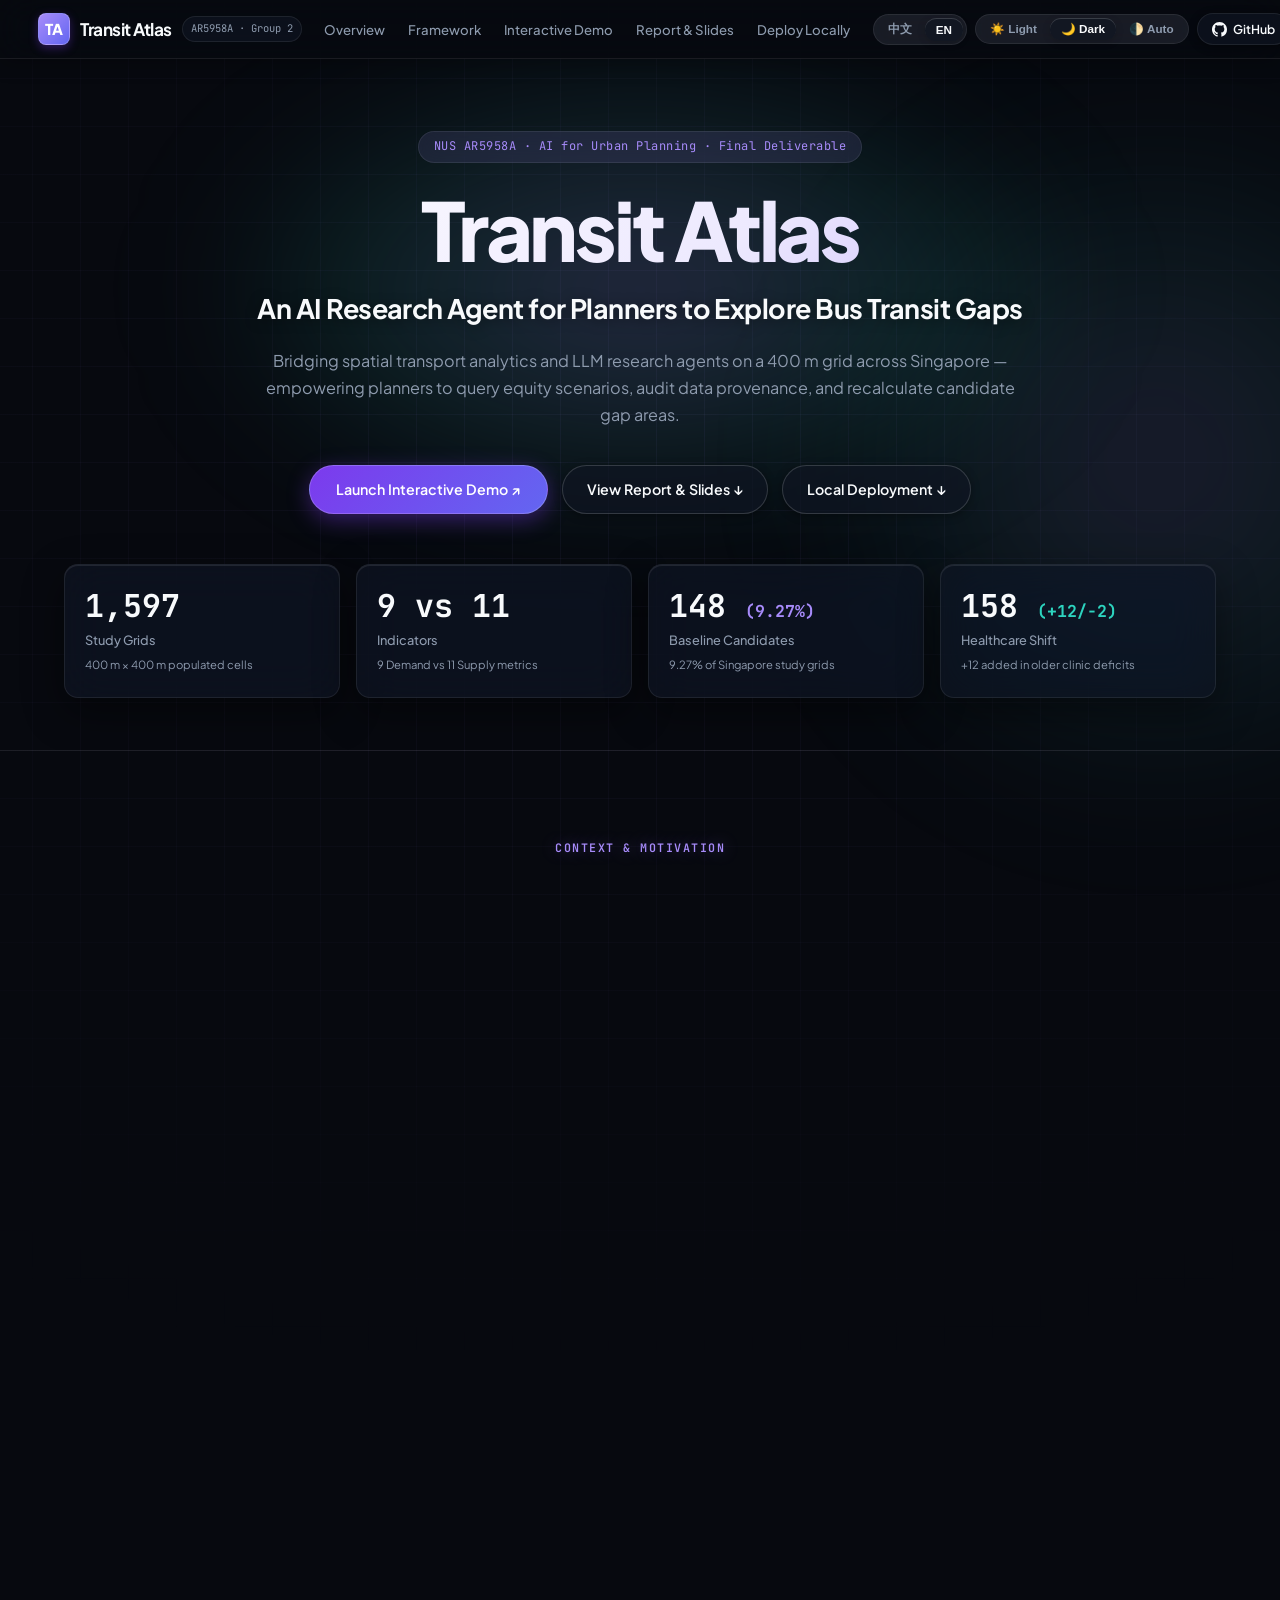
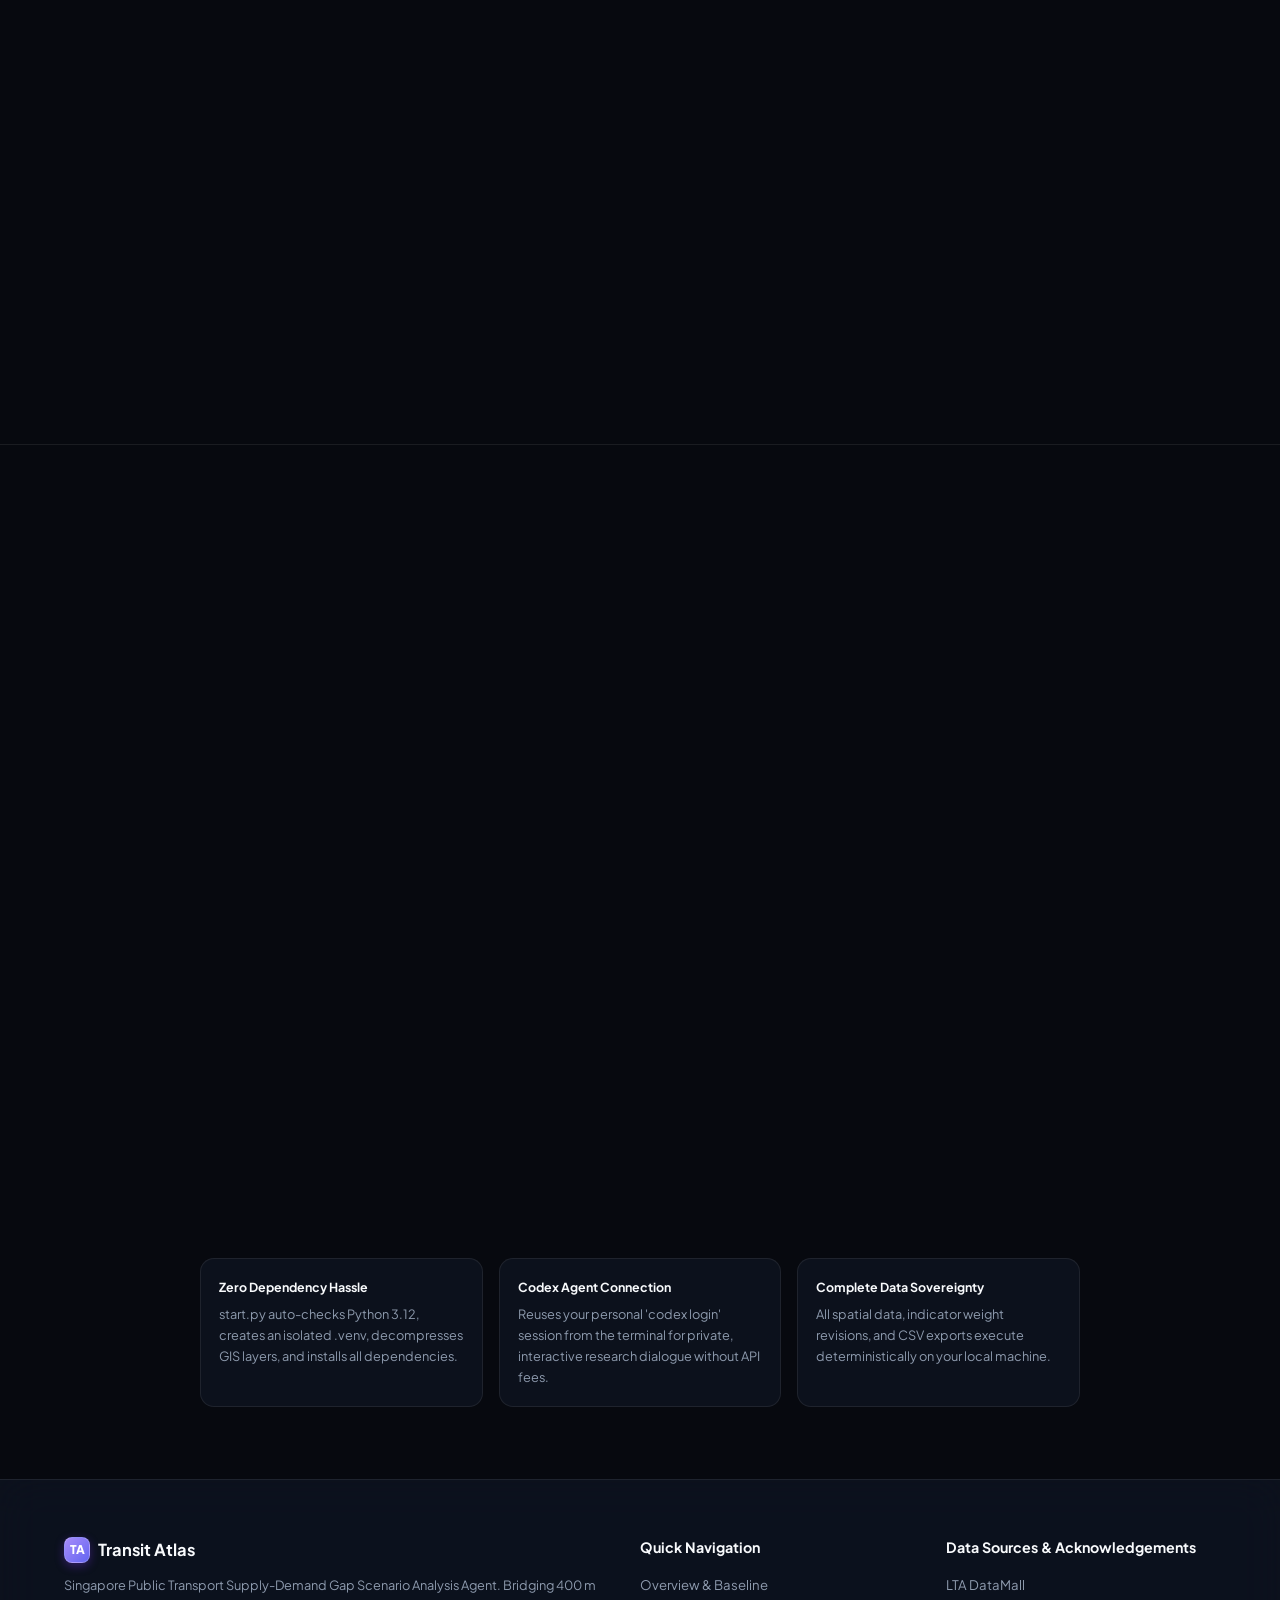
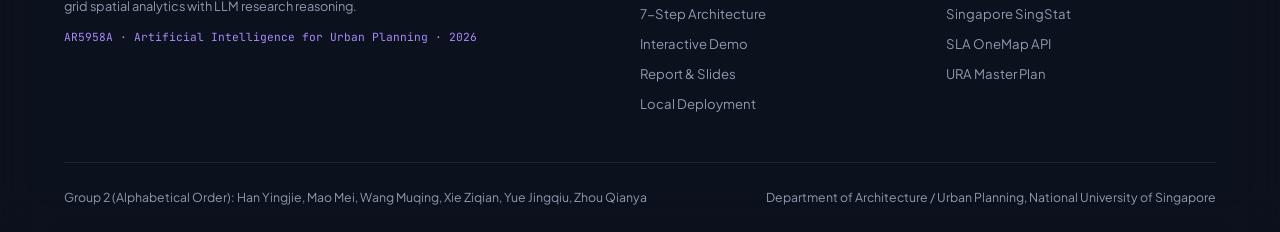
<file: index.html>
<!DOCTYPE html>
<html lang="en" data-theme="dark">
<head>
  <meta charset="UTF-8">
  <meta name="viewport" content="width=device-width, initial-scale=1.0">
  <title>Transit Atlas · Public Transport Supply-Demand Gap Analysis Agent | NUS AR5958A</title>
  <meta name="description" content="Transit Atlas: An AI Research Agent for Planners to Explore Bus Transit Gaps on a 400m Grid Across Singapore. National University of Singapore AR5958A Final Deliverable.">
  <link rel="preconnect" href="https://fonts.googleapis.com">
  <link rel="preconnect" href="https://fonts.gstatic.com" crossorigin>
  <link href="https://fonts.googleapis.com/css2?family=Plus+Jakarta+Sans:ital,wght@0,300..800;1,300..800&family=JetBrains+Mono:wght@400;500;600;700&display=swap" rel="stylesheet">
  <link rel="stylesheet" href="homepage.css">
  <link rel="icon" href="data:image/svg+xml,<svg xmlns='http://www.w3.org/2000/svg' viewBox='0 0 100 100'><rect width='100' height='100' rx='20' fill='%237C3AED'/><text x='50%' y='55%' font-size='56' font-family='sans-serif' font-weight='bold' fill='white' dominant-baseline='middle' text-anchor='middle'>TA</text></svg>">
</head>
<body>
  <!-- Interactive Ambient Mouse Glow Follower -->
  <div id="ambient-glow" class="ambient-glow-cursor" aria-hidden="true"></div>

  <!-- Sticky Navigation Header -->
  <header class="site-header">
    <div class="container nav-container">
      <div class="brand-group">
        <div class="brand-logo">TA</div>
        <div class="brand-name">Transit Atlas</div>
        <span class="course-badge">AR5958A · Group 2</span>
      </div>

      <nav>
        <ul class="nav-links">
          <li><a href="#overview" data-i18n-key="nav_overview">Overview</a></li>
          <li><a href="#framework" data-i18n-key="nav_framework">Framework</a></li>
          <li><a href="#demo" data-i18n-key="nav_demo">Interactive Demo</a></li>
          <li><a href="#deliverables" data-i18n-key="nav_report">Report & Slides</a></li>
          <li><a href="#deploy" data-i18n-key="nav_deploy">Deploy Locally</a></li>
        </ul>
      </nav>

      <div class="header-controls">
        <!-- Language Switcher -->
        <div class="btn-control-group" role="group" aria-label="Language selection">
          <span class="control-glider" aria-hidden="true"></span>
          <button type="button" class="btn-control" data-lang-btn="zh" aria-pressed="false">中文</button>
          <button type="button" class="btn-control active" data-lang-btn="en" aria-pressed="true">EN</button>
        </div>

        <!-- Theme Switcher (Dark default, Light, Auto) -->
        <div class="btn-control-group" role="group" aria-label="Theme selection">
          <span class="control-glider" aria-hidden="true"></span>
          <button type="button" class="btn-control" data-theme-btn="light" aria-pressed="false" title="Light Theme" data-i18n-key="theme_light">☀️ Light</button>
          <button type="button" class="btn-control active" data-theme-btn="dark" aria-pressed="true" title="Dark Theme" data-i18n-key="theme_dark">🌙 Dark</button>
          <button type="button" class="btn-control" data-theme-btn="auto" aria-pressed="false" title="Auto (System Preference)" data-i18n-key="theme_auto">🌓 Auto</button>
        </div>

        <!-- GitHub Link -->
        <a class="btn-github" href="https://github.com/jolynecujoh233/Transit_Atlas_SG" target="_blank" rel="noopener">
          <svg height="15" width="15" viewBox="0 0 16 16" fill="currentColor"><path d="M8 0C3.58 0 0 3.58 0 8c0 3.54 2.29 6.53 5.47 7.59.4.07.55-.17.55-.38 0-.19-.01-.82-.01-1.49-2.01.37-2.53-.49-2.69-.94-.09-.23-.48-.94-.82-1.13-.28-.15-.68-.52-.01-.53.63-.01 1.08.58 1.23.82.72 1.21 1.87.87 2.33.66.07-.52.28-.87.51-1.07-1.78-.2-3.64-.89-3.64-3.95 0-.87.31-1.59.82-2.15-.08-.2-.36-1.02.08-2.12 0 0 .67-.21 2.2.82.64-.18 1.32-.27 2-.27.68 0 1.36.09 2 .27 1.53-1.04 2.2-.82 2.2-.82.44 1.1.16 1.92.08 2.12.51.56.82 1.27.82 2.15 0 3.07-1.87 3.75-3.65 3.95.29.25.54.73.54 1.48 0 1.07-.01 1.93-.01 2.2 0 .21.15.46.55.38A8.013 8.013 0 0016 8c0-4.42-3.58-8-8-8z"></path></svg>
          <span>GitHub</span>
        </a>
      </div>
    </div>
  </header>

  <!-- Main Content -->
  <main>
    <!-- Hero Section -->
    <section class="hero-section" id="hero">
      <div class="hero-glow-aura" aria-hidden="true"></div>
      <div class="container">
        <div class="hero-pill" data-i18n-key="hero_tag">
          NUS AR5958A · AI for Urban Planning · Final Deliverable
        </div>
        <h1 class="hero-title" data-i18n-key="hero_title">
          Transit Atlas
        </h1>
        <h2 class="hero-subtitle" data-i18n-key="hero_subtitle">
          An AI Research Agent for Planners to Explore Bus Transit Gaps
        </h2>
        <p class="hero-lead" data-i18n-key="hero_sub">
          Bridging spatial transport analytics and LLM research agents on a 400 m grid across Singapore — empowering planners to query equity scenarios, audit data provenance, and recalculate candidate gap areas.
        </p>

        <div class="hero-actions">
          <a class="btn-primary" href="#demo" data-i18n-key="btn_demo">Launch Interactive Demo ↗</a>
          <a class="btn-secondary" href="#deliverables" data-i18n-key="btn_report">View Report & Slides ↓</a>
          <a class="btn-secondary" href="#deploy" data-i18n-key="btn_deploy">Local Deployment ↓</a>
        </div>

        <!-- Metric Cards Strip -->
        <div class="stats-strip">
          <div class="stat-card">
            <div class="stat-value">1,597</div>
            <div class="stat-label" data-i18n-key="stat_grids">Study Grids</div>
            <div style="font-size:0.75rem; color:var(--text-muted); margin-top:4px;" data-i18n-key="stat_grids_desc">400 m × 400 m populated cells</div>
          </div>
          <div class="stat-card">
            <div class="stat-value">9 vs 11</div>
            <div class="stat-label" data-i18n-key="stat_indicators">Indicators</div>
            <div style="font-size:0.75rem; color:var(--text-muted); margin-top:4px;" data-i18n-key="stat_indicators_desc">9 Demand vs 11 Supply metrics</div>
          </div>
          <div class="stat-card">
            <div class="stat-value">148 <span style="font-size:1.1rem; color:var(--accent-purple);">(9.27%)</span></div>
            <div class="stat-label" data-i18n-key="stat_baseline">Baseline Candidates</div>
            <div style="font-size:0.75rem; color:var(--text-muted); margin-top:4px;" data-i18n-key="stat_baseline_desc">9.27% of Singapore study grids</div>
          </div>
          <div class="stat-card">
            <div class="stat-value">158 <span style="font-size:1.1rem; color:var(--accent-teal);">(+12/-2)</span></div>
            <div class="stat-label" data-i18n-key="stat_scenario">Healthcare Shift</div>
            <div style="font-size:0.75rem; color:var(--text-muted); margin-top:4px;" data-i18n-key="stat_scenario_desc">+12 added in older clinic deficits</div>
          </div>
        </div>
      </div>
    </section>

    <!-- Context & Baseline GIS Section -->
    <section class="section" id="overview">
      <div class="container">
        <div class="section-head">
          <div class="section-kicker" data-i18n-key="section_context_kicker">Context & Motivation</div>
          <h2 class="section-title" data-i18n-key="section_context_title">Why Bus Transit & Where Are the Gaps?</h2>
          <p class="section-desc" data-i18n-key="section_context_desc">Buses account for 50.9% of Singapore's daily transit boardings, yet physical station proximity does not guarantee equitable accessibility.</p>
        </div>

        <div class="grid-2col">
          <!-- Col 1: Baseline -->
          <div class="feature-card">
            <h3 data-i18n-key="context_col1_title">The GIS Baseline Framework</h3>
            <p data-i18n-key="context_col1_p1">We established an equal-weight baseline across 1,597 residential 400 m grids. By crossing Demand Level ≥ 3 with Supply Deficit Level ≥ 3, we identified 148 candidate priority areas (approx. 650,000 residents).</p>
            <ul class="feature-list">
              <li data-i18n-key="context_col1_li1">Jurong West: 27 candidate cells</li>
              <li data-i18n-key="context_col1_li2">Yishun: 18 candidate cells</li>
              <li data-i18n-key="context_col1_li3">Woodlands & Pasir Ris: 14 candidate cells each</li>
            </ul>
            <div style="margin-top:20px;">
              <img class="map-preview-img" src="assets/baseline_148.png" alt="148 Baseline Candidate Areas Map" loading="lazy">
              <div style="font-size:0.78rem; color:var(--text-muted); margin-top:8px; text-align:center;" data-i18n-key="map_caption_baseline">Spatial distribution of 148 equal-weighted baseline candidate audit grids across Singapore</div>
            </div>
          </div>

          <!-- Col 2: Insights -->
          <div class="feature-card">
            <h3 data-i18n-key="context_col2_title">Critical Planning Insight</h3>
            <p data-i18n-key="context_col2_p1">When examining individual deficit indicators, destination access barriers were flagged far more frequently than poor bus stop coverage:</p>
            <ul class="feature-list">
              <li data-i18n-key="context_col2_li1">91 cells flagged for 30-min supermarket access deficits</li>
              <li data-i18n-key="context_col2_li2">81–82 cells flagged for 30 & 60-min CHAS clinic access deficits</li>
              <li data-i18n-key="context_col2_li3">Only 20 cells flagged for bus-stop 400 m coverage deficits</li>
            </ul>
            <div style="margin-top:20px;">
              <img class="map-preview-img" src="assets/changes_map.png" alt="Scenario Map Changes" loading="lazy">
              <div style="font-size:0.78rem; color:var(--text-muted); margin-top:8px; text-align:center;" data-i18n-key="map_caption_changes">Healthcare scenario recalculation (Green: 146 retained; Magenta: 12 added; Slate: 2 exited)</div>
            </div>
            <div style="margin-top:16px; padding:12px; background:var(--bg-elevated); border-radius:var(--radius-sm); font-size:0.85rem; font-style:italic;" data-i18n-key="context_col2_note">
              Conclusion: Enhancing transit equity requires looking beyond infrastructure presence toward destination connectivity.
            </div>
          </div>
        </div>
      </div>
    </section>

    <!-- Architecture & 7-Step Workflow Section -->
    <section class="section" id="framework">
      <div class="container">
        <div class="section-head">
          <div class="section-kicker" data-i18n-key="section_agent_kicker">System Architecture</div>
          <h2 class="section-title" data-i18n-key="section_agent_title">Human-in-the-Loop 7-Step Workflow</h2>
          <p class="section-desc" data-i18n-key="section_agent_desc">A static GIS script cannot adapt to diverse and evolving urban planning queries. Transit Atlas couples LLM reasoning with deterministic spatial computing.</p>
        </div>

        <div class="workflow-grid">
          <!-- Step 1 -->
          <div class="workflow-card">
            <span class="step-badge">STEP 01</span> <span class="actor-pill actor-human">Planner</span>
            <h4 data-i18n-key="step_01_title">01 · Ask Question</h4>
            <p data-i18n-key="step_01_desc">Planner inputs a policy question, target demographic, or time window.</p>
          </div>

          <!-- Step 2 -->
          <div class="workflow-card">
            <span class="step-badge">STEP 02</span> <span class="actor-pill actor-agent">Agent</span>
            <h4 data-i18n-key="step_02_title">02 · Agent Proposes</h4>
            <p data-i18n-key="step_02_desc">Agent reviews literature and catalog, proposing indicators and data pipelines.</p>
          </div>

          <!-- Step 3 -->
          <div class="workflow-card">
            <span class="step-badge">STEP 03</span> <span class="actor-pill actor-human">Planner Audit</span>
            <h4 data-i18n-key="step_03_title">03 · Planner Audits</h4>
            <p data-i18n-key="step_03_desc">Planner checks data provenance, formulas, and halts if key data are missing.</p>
          </div>

          <!-- Step 4 -->
          <div class="workflow-card">
            <span class="step-badge">STEP 04</span> <span class="actor-pill actor-gis">Local GIS</span>
            <h4 data-i18n-key="step_04_title">04 · Python Ingestion</h4>
            <p data-i18n-key="step_04_desc">Acquires data, validates geometries, and normalizes into 400 m study cells.</p>
          </div>

          <!-- Step 5 -->
          <div class="workflow-card">
            <span class="step-badge">STEP 05</span> <span class="actor-pill actor-agent">Agent</span>
            <h4 data-i18n-key="step_05_title">05 · Propose Weights</h4>
            <p data-i18n-key="step_05_desc">Agent suggests evidence-backed indicator weights with explicit justifications.</p>
          </div>

          <!-- Step 6 -->
          <div class="workflow-card">
            <span class="step-badge">STEP 06</span> <span class="actor-pill actor-human">Planner Audit</span>
            <h4 data-i18n-key="step_06_title">06 · Planner Adjusts</h4>
            <p data-i18n-key="step_06_desc">Planner modifies or confirms weights before approving full execution.</p>
          </div>

          <!-- Step 7 -->
          <div class="workflow-card">
            <span class="step-badge">STEP 07</span> <span class="actor-pill actor-gis">Local GIS</span>
            <h4 data-i18n-key="step_07_title">07 · Recalculate & Map</h4>
            <p data-i18n-key="step_07_desc">Local GIS re-scores grids, comparing retained, added and exited cells.</p>
          </div>
        </div>

        <div class="philosophy-banner">
          <blockquote data-i18n-key="philosophy_quote">“AI supports research adaptation — planners retain decision control — GIS executes deterministic calculations.”</blockquote>
          <span class="course-badge" data-i18n-key="philosophy_tag">Computational consistency ≠ Real-world accuracy</span>
        </div>
      </div>
    </section>

    <!-- Interactive Demo Section -->
    <section class="section" id="demo">
      <div class="container">
        <div class="section-head">
          <div class="section-kicker" data-i18n-key="section_demo_kicker">Interactive Workbench</div>
          <h2 class="section-title" data-i18n-key="section_demo_title">Experience the Transit Atlas Demo</h2>
          <p class="section-desc" data-i18n-key="section_demo_desc">Explore our interactive web interface below or open it in fullscreen. Supports exploring two research scenarios: 'Elderly Healthcare Access' and 'Weekend Bus Capacity Matching'.</p>
        </div>

        <div class="demo-window">
          <div class="demo-toolbar">
            <div class="window-dots">
              <span></span>
              <span></span>
              <span></span>
            </div>
            <div class="demo-url-bar">https://jolynecujoh233.github.io/Transit_Atlas_SG/demo-site/</div>
            <a class="demo-fullscreen-btn" href="./demo-site/index.html" target="_blank" rel="noopener" data-i18n-key="btn_fullscreen">Open Fullscreen Demo ↗</a>
          </div>
          <div class="demo-iframe-container">
            <iframe src="./demo-site/index.html" title="Transit Atlas Interactive Demo" loading="lazy"></iframe>
          </div>
        </div>
      </div>
    </section>

    <!-- Deliverables Hub: Final Report & Slides -->
    <section class="section" id="deliverables">
      <div class="container">
        <div class="section-head">
          <div class="section-kicker" data-i18n-key="section_report_kicker">Deliverables & Evaluation</div>
          <h2 class="section-title" data-i18n-key="section_report_title">Final Research Report & Presentation</h2>
          <p class="section-desc" data-i18n-key="section_report_desc">Review our complete academic report, slide deck, and methodological documentation.</p>
        </div>

        <div class="deliverables-container">
          <div class="deliverable-tabs" role="tablist">
            <button type="button" class="deliverable-tab active" data-deliverable-tab="report" aria-pressed="true" role="tab" data-i18n-key="tab_report">📄 Final Research Report</button>
            <button type="button" class="deliverable-tab" data-deliverable-tab="slides" aria-pressed="false" role="tab" data-i18n-key="tab_slides">📊 Presentation Slides (Live Viewer)</button>
          </div>

          <!-- Panel 1: Final Research Report Live PDF Viewer -->
          <div class="deliverable-panel" data-deliverable-panel="report" role="tabpanel">
            <div style="margin-bottom:16px; display:flex; justify-content:space-between; align-items:center; flex-wrap:wrap; gap:12px;">
              <div>
                <strong style="color:var(--text-main);">Transit_Atlas_Final_Report.pdf</strong>
              </div>
              <div style="display:flex; gap:10px; align-items:center; flex-wrap:wrap;">
                <a class="btn-primary" style="padding:6px 14px; font-size:0.82rem;" href="assets/Transit_Atlas_Final_Report.pdf" download="Transit_Atlas_Final_Report.pdf" data-i18n-key="btn_download_final_report">Download Full Report (1.3 MB) ↓</a>
                <a class="btn-control" style="padding:6px 12px; font-size:0.82rem; border:1px solid var(--border-color); border-radius:var(--radius-sm); text-decoration:none;" href="assets/Transit_Atlas_Final_Report.pdf" target="_blank" rel="noopener" data-i18n-key="btn_open_report_tab">Open in New Tab ↗</a>
              </div>
            </div>

            <div style="background:var(--bg-surface); border:1px solid var(--border-color); border-radius:var(--radius-md); padding:18px 22px; margin-bottom:18px; font-size:0.88rem; line-height:1.75; color:var(--text-body);">
              <p style="margin-bottom:0;" data-i18n-key="report_summary">
                Abstract: Where should public transport service audits begin? This study evaluates potential transit demand and service weaknesses across 1,597 residential 400-metre grid cells in Singapore. The equal-weighted baseline identifies 148 candidate cells (9.27% of study area). Adjusting older population and 30-minute clinic access weights expands this to 158 cells (+12 added, -2 removed). An AI research agent enables planners to translate natural language questions into auditable indicator proposals.
              </p>
            </div>

            <iframe class="pdf-viewer-frame" src="assets/Transit_Atlas_Final_Report.pdf#view=FitH" title="Transit Atlas Final Research Report Live Viewer"></iframe>
          </div>

          <!-- Panel 2: Presentation Slides Live PDF Viewer -->
          <div class="deliverable-panel" data-deliverable-panel="slides" role="tabpanel" hidden>
            <div style="margin-bottom:16px; display:flex; justify-content:space-between; align-items:center; flex-wrap:wrap; gap:12px;">
              <div>
                <strong style="color:var(--text-main);">GROUP2_FinalPresentation.pdf</strong>
                <span style="font-size:0.82rem; color:var(--text-muted); margin-left:8px;" data-i18n-key="slides_filename_desc">(21 presentation slides · Research background, methodology, and demo screen walkthroughs)</span>
              </div>
              <span class="preview-badge" data-i18n-key="slides_badge_preview_only">Live Preview</span>
            </div>
            <iframe class="pdf-viewer-frame" src="assets/presentation.pdf#view=FitH" title="Presentation Slides Live Viewer"></iframe>
          </div>
        </div>
      </div>
    </section>

    <!-- Local Deployment & GitHub Quickstart -->
    <section class="section" id="deploy">
      <div class="container">
        <div class="section-head">
          <div class="section-kicker" data-i18n-key="section_deploy_kicker">Open Source & Reproduction</div>
          <h2 class="section-title" data-i18n-key="section_deploy_title">Deploy Transit Atlas Locally</h2>
          <p class="section-desc" data-i18n-key="section_deploy_desc">Full reproducibility. Run the complete GIS pipeline and connect your personal OpenAI Codex account for private, unlimited queries.</p>
        </div>

        <div style="max-width:880px; margin:0 auto;">
          <div class="deploy-card">
            <div class="deploy-card-header">
              <div class="mac-dots" aria-hidden="true">
                <span></span>
                <span></span>
                <span></span>
              </div>
              <span class="deploy-card-title">bash · quickstart</span>
              <button type="button" class="copy-btn" data-copy-target="deploy-snippet" data-i18n-key="btn_copy">Copy</button>
            </div>
            <pre id="deploy-snippet"><code><span class="deploy-comment"># 1. Clone the repository</span>
<span class="deploy-cmd">git clone https://github.com/jolynecujoh233/Transit_Atlas_SG.git</span>
<span class="deploy-cmd">cd Transit_Atlas_SG</span>

<span class="deploy-comment"># 2. Launch workbench (Windows: double-click Start-Workbench.cmd)</span>
<span class="deploy-cmd">.\Start-Workbench.cmd</span>
<span class="deploy-comment"># Or run directly with Python:</span>
<span class="deploy-cmd">py -3.12 start.py</span>

<span class="deploy-comment"># 3. Open local workbench in browser (listening at http://127.0.0.1:8764/)</span>
<span class="deploy-comment"># Automatically connects to local OpenAI Codex for private, interactive research queries</span></code></pre>
          </div>

          <div style="display:grid; grid-template-columns:repeat(auto-fit, minmax(250px, 1fr)); gap:16px; margin-top:20px;">
            <div style="background:var(--bg-surface); border:1px solid var(--border-color); border-radius:var(--radius-md); padding:18px;">
              <h5 style="margin-bottom:6px; color:var(--text-main);" data-i18n-key="deploy_card1_title">Zero Dependency Hassle</h5>
              <p style="font-size:0.85rem; color:var(--text-muted); margin-bottom:0;" data-i18n-key="deploy_card1_desc">start.py auto-checks Python 3.12, creates an isolated .venv, decompresses GIS layers, and installs all wheels.</p>
            </div>
            <div style="background:var(--bg-surface); border:1px solid var(--border-color); border-radius:var(--radius-md); padding:18px;">
              <h5 style="margin-bottom:6px; color:var(--text-main);" data-i18n-key="deploy_card2_title">Codex Agent Connection</h5>
              <p style="font-size:0.85rem; color:var(--text-muted); margin-bottom:0;" data-i18n-key="deploy_card2_desc">Reuses your personal 'codex login' session from the command line for free, unlimited research dialogue.</p>
            </div>
            <div style="background:var(--bg-surface); border:1px solid var(--border-color); border-radius:var(--radius-md); padding:18px;">
              <h5 style="margin-bottom:6px; color:var(--text-main);" data-i18n-key="deploy_card3_title">Complete Data Sovereignty</h5>
              <p style="font-size:0.85rem; color:var(--text-muted); margin-bottom:0;" data-i18n-key="deploy_card3_desc">All spatial data, indicator weight revisions, and CSV exports run deterministically on your local machine.</p>
            </div>
          </div>
        </div>
      </div>
    </section>
  </main>

  <!-- Site Footer -->
  <footer class="site-footer">
    <div class="container">
      <div class="footer-grid">
        <div class="footer-col">
          <div style="display:flex; align-items:center; gap:8px; margin-bottom:12px;">
            <div class="brand-logo" style="width:26px; height:26px; font-size:12px;">TA</div>
            <strong style="color:var(--text-main); font-size:1.1rem;">Transit Atlas</strong>
          </div>
          <p style="font-size:0.85rem; line-height:1.6; margin-bottom:12px;" data-i18n-key="footer_desc">
            Singapore Public Transport Supply-Demand Gap Scenario Analysis Agent. Bridging 400 m grid spatial analytics with LLM research reasoning.
          </p>
          <div style="font-family:var(--font-mono); font-size:0.75rem; color:var(--accent-purple);" data-i18n-key="footer_course">
            NUS AR5958A · Artificial Intelligence for Urban Planning · 2026
          </div>
        </div>

        <div class="footer-col">
          <h5 data-i18n-key="footer_quick_nav">Quick Navigation</h5>
          <ul>
            <li><a href="#overview" data-i18n-key="footer_link_overview">Overview & Baseline</a></li>
            <li><a href="#framework" data-i18n-key="footer_link_framework">7-Step Architecture</a></li>
            <li><a href="#demo" data-i18n-key="footer_link_demo">Interactive Demo</a></li>
            <li><a href="#deliverables" data-i18n-key="footer_link_report">Report & Slides</a></li>
            <li><a href="#deploy" data-i18n-key="footer_link_deploy">Local Deployment</a></li>
          </ul>
        </div>

        <div class="footer-col">
          <h5 data-i18n-key="footer_sources_title">Data Sources & Acknowledgements</h5>
          <ul>
            <li><a href="https://datamall.lta.gov.sg/" target="_blank" rel="noopener">LTA DataMall</a></li>
            <li><a href="https://www.singstat.gov.sg/" target="_blank" rel="noopener">Singapore SingStat</a></li>
            <li><a href="https://www.onemap.gov.sg/" target="_blank" rel="noopener">SLA OneMap API</a></li>
            <li><a href="https://www.ura.gov.sg/" target="_blank" rel="noopener">URA Master Plan</a></li>
          </ul>
        </div>
      </div>

      <div class="footer-bottom">
        <div data-i18n-key="footer_team">
          Group 2 (Alphabetical Order): Han Yingjie, Mao Mei, Wang Muqing, Xie Ziqian, Yue Jingqiu, Zhou Qianya
        </div>
        <div data-i18n-key="footer_institution">
          Department of Architecture / Urban Planning, National University of Singapore
        </div>
      </div>
    </div>
  </footer>

  <!-- Back to Top Floating Button -->
  <button id="back-to-top" class="back-to-top-btn" type="button" aria-label="Back to top" title="Back to top">
    <svg width="20" height="20" viewBox="0 0 24 24" fill="none" stroke="currentColor" stroke-width="2.5" stroke-linecap="round" stroke-linejoin="round">
      <polyline points="18 15 12 9 6 15"></polyline>
    </svg>
  </button>

  <script src="homepage.js"></script>
</body>
</html>
</file>
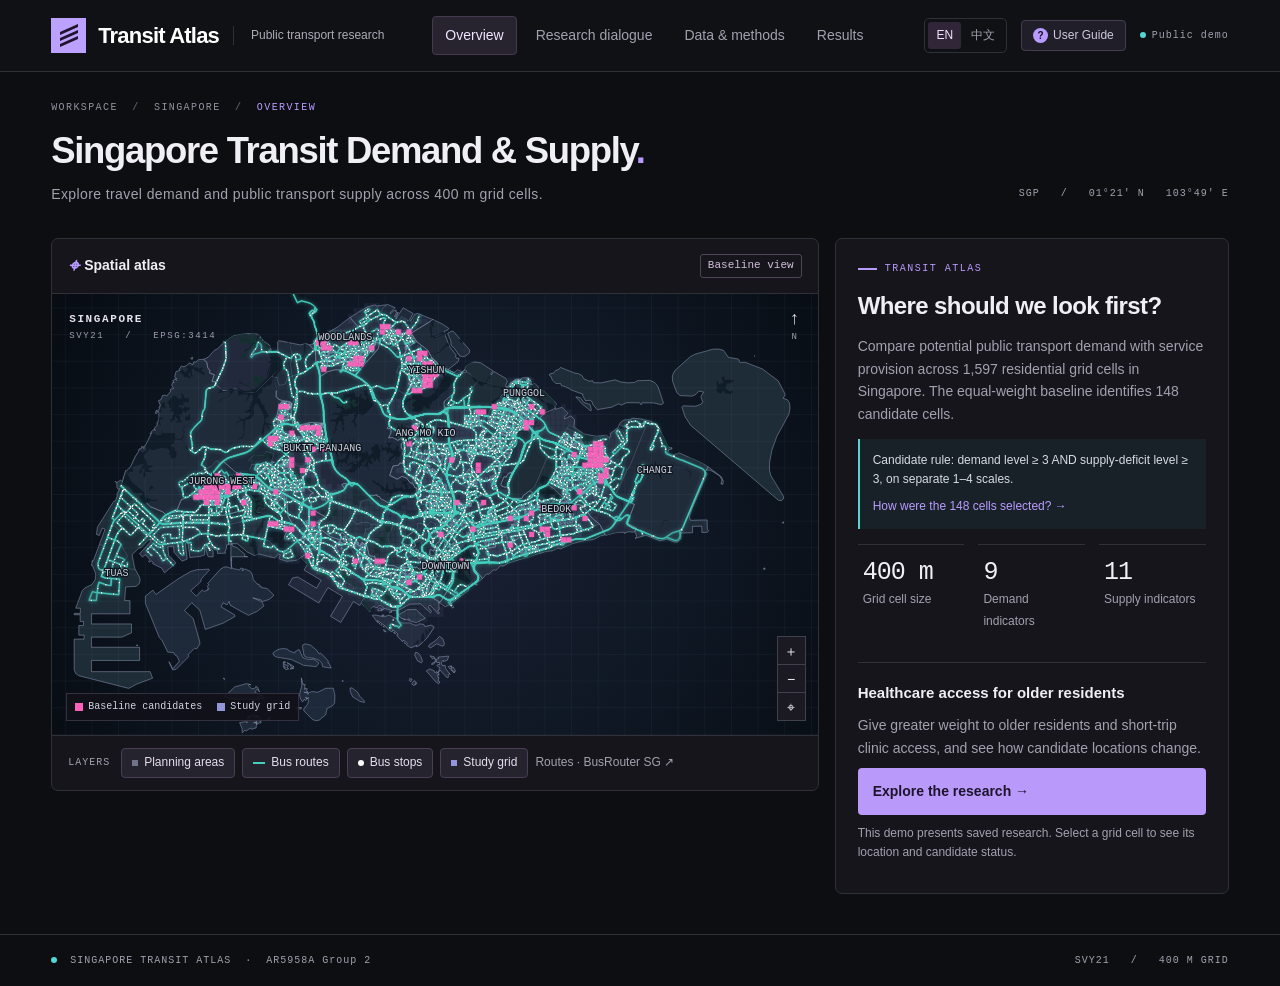
<file: demo-site/index.html>
<!doctype html>
<html lang="en"><head><meta charset="utf-8"><meta name="viewport" content="width=device-width,initial-scale=1"><meta name="theme-color" content="#101215"><meta name="description" content="Explore public transport demand and supply across Singapore’s 400 m grid, with research scenarios in English and Chinese."><title data-i18n="Transit Atlas · 新加坡公共交通研究工作台">Transit Atlas · Singapore Public Transport Research</title><link rel="stylesheet" href="./style.css"><script src="./atlas.js" defer></script><script src="./i18n.js" defer></script><script src="./demo.js" defer></script></head>
<body><header><a class="brand" href="#overview" aria-label="Overview" data-i18n-aria-label="研究总览"><span class="brandmark"><i></i><i></i><i></i></span><strong>Transit Atlas</strong></a><span class="branddesc"><span data-i18n="公共交通研究工作台">Public transport research</span></span><nav><button data-view="overview" class="active"><span data-i18n="研究总览">Overview</span></button><button data-view="research"><span data-i18n="研究对话">Research dialogue</span></button><button data-view="processing"><span data-i18n="数据与方法">Data &amp; methods</span></button><button data-view="results"><span data-i18n="情景结果">Results</span></button></nav><div class="language-switch" role="group" aria-label="Language / 语言"><button type="button" data-lang="en" lang="en" aria-label="English" aria-pressed="true">EN</button><button type="button" data-lang="zh" lang="zh-Hans" aria-label="中文" aria-pressed="false">中文</button></div><button type="button" class="help-btn" id="openHelp" aria-label="使用指南" data-i18n-aria-label="使用指南"><i>?</i> <span data-i18n="使用指南">User Guide</span></button><span class="local"><i></i><span data-i18n="公开演示">Public demo</span></span></header>
<main><div class="location"><span>WORKSPACE</span> <b>/</b> <span>SINGAPORE</span> <b>/</b> <strong id="crumb">OVERVIEW</strong></div>
<div class="heading"><div><h1 id="title"><span data-i18n="新加坡公共交通供需图谱">Singapore Transit Demand &amp; Supply</span><span>.</span></h1><p id="subtitle"><span data-i18n="在 400 米网格上，对照出行需求与公共交通供给。">Explore travel demand and public transport supply across 400 m grid cells.</span></p></div><span class="coordinate">SGP &nbsp; / &nbsp; 01°21′ N &nbsp; 103°49′ E</span></div>
<div class="workspace">
<section class="mapbox"><div class="maphead"><span><i class="cross">⌖</i><span data-i18n="空间图谱">Spatial atlas</span><em>/ SPATIAL ATLAS</em></span><b id="mapMode"><span data-i18n="基线视图">Baseline view</span></b></div>
<div class="mapbody"><canvas id="atlas" aria-label="Map of Singapore planning areas, bus routes, bus stops and study grid cells" data-i18n-aria-label="新加坡规划区、巴士线路、巴士站点及研究网格地图"></canvas><div class="mapmeta"><b>SINGAPORE</b><small>SVY21 &nbsp; / &nbsp; EPSG:3414</small></div><div class="north">↑<small>N</small></div>
<div class="mapzoom"><button id="zoomin" aria-label="Zoom in" data-i18n-aria-label="放大地图">＋</button><button id="zoomout" aria-label="Zoom out" data-i18n-aria-label="缩小地图">−</button><button id="reset" aria-label="Reset map" data-i18n-aria-label="重置地图">⌖</button></div><output id="picked" hidden></output>
<div class="maplegend" id="legend"></div></div>
<div class="layertray"><span class="mono">LAYERS</span><button data-layer="areas" aria-pressed="true"><span data-i18n="规划区">Planning areas</span></button><button data-layer="routes" aria-pressed="true"><span data-i18n="巴士线路走向">Bus routes</span></button><button data-layer="network" aria-pressed="true"><span data-i18n="巴士站点">Bus stops</span></button><button data-layer="grids" aria-pressed="true"><span data-i18n="研究网格">Study grid</span></button><a href="https://data.busrouter.sg/v1/" target="_blank" rel="noopener noreferrer" class="sm"><span data-i18n="线路来源 · BusRouter SG ↗">Routes · BusRouter SG ↗</span></a><button type="button" id="mapContext" aria-pressed="false" hidden><span data-i18n="显示完整线路与站点">Show full transport context</span></button></div></section>
<section class="side" id="side" aria-live="polite"></section>
</div><div id="lower"></div></main>

<template id="panel-overview"><div class="kicker">TRANSIT ATLAS</div><h2><span data-i18n="哪些地方值得优先核查？">Where should we look first?</span></h2><p><span data-i18n="在新加坡 1,597 个居住网格里，对照居民的潜在公共交通需求与服务条件。等权基线筛出 148 格。">Compare potential public transport demand with service provision across 1,597 residential grid cells in Singapore. The equal-weight baseline identifies 148 candidate cells.</span></p><div class="candidate-explainer"><p><span data-i18n="候选规则：需求等级 ≥ 3，且供给缺口等级 ≥ 3（两侧均为 1–4 级）。">Candidate rule: demand level ≥ 3 AND supply-deficit level ≥ 3, on separate 1–4 scales.</span></p><button class="actionlink" data-method-section="screening-rule"><span data-i18n="了解 148 格如何筛出 →">How were the 148 cells selected? →</span></button></div><div class="stats"><div class="stat"><b>400 m</b><span><span data-i18n="网格边长">Grid cell size</span></span></div><div class="stat"><b>9</b><span><span data-i18n="需求指标">Demand indicators</span></span></div><div class="stat"><b>11</b><span><span data-i18n="供给指标">Supply indicators</span></span></div></div><hr><h3><span data-i18n="老年人就医情景">Healthcare access for older residents</span></h3><p><span data-i18n="提高老年人口和短时诊所可达性的权重，看看候选地区落在哪里。">Give greater weight to older residents and short-trip clinic access, and see how candidate locations change.</span></p><button class="primary" data-open="research"><span data-i18n="查看研究提案 →">Explore the research →</span></button><p class="sm"><span data-i18n="本页展示已保存的研究。点选地图网格可以查看位置与入选状态。">This demo presents saved research. Select a grid cell to see its location and candidate status.</span></p></template>

<template id="panel-research"><div class="kicker">RESEARCH DIALOGUE</div><h2><span data-i18n="你的研究问题">Your research question</span></h2>
<div class="preset-group"><span class="preset-label"><span data-i18n="预设规划案例：">Preset planning cases:</span></span>
<div class="preset-pills">
<button type="button" class="preset-pill active" data-preset="senior"><span data-i18n="预设 1 · 老年人就医">Preset 1 · Older residents’ healthcare</span></button>
<button type="button" class="preset-pill" data-preset="weekend"><span data-i18n="预设 2 · 周末下午公交">Preset 2 · Weekend afternoon buses</span></button>
</div></div>

<form id="askForm" class="dialogue-box">
<label for="questionInput" class="sm"><span data-i18n="想研究什么？选择预设问题或直接提交体验：">What would you like to study? Select a preset question or submit to explore:</span></label>
<textarea id="questionInput" class="dialogue-textarea" rows="3" required></textarea>
<div class="dialogue-actions">
<button type="submit" class="primary" id="btnSubmitQuestion" style="width:auto;padding:10px 18px;"><span data-i18n="发送研究问题">Send research question</span> ↗</button>
<span class="demo-badge"><span data-i18n="Demo 演示模式：预置 2 个真实规划提案供交互">Demo mode: 2 validated planning cases available</span></span>
</div></form>

<div id="dialogueStatus" class="status thinking" hidden>
<i class="spinner"></i> <span id="dialogueStatusText"><span data-i18n="Agent 正在检索文献、核对 20 项指标目录并组织提案...">Agent is searching literature, checking 20 indicators and drafting proposal...</span></span>
</div>

<div id="proposalContainer" hidden>
<hr>
<div class="proposal-heading"><h3><span data-i18n="情景提案">Scenario proposal</span></h3><button type="button" class="actionlink" id="btnResetQuestion"><span data-i18n="重新提问 / 切换案例">Switch / Ask new question</span> ⎌</button></div>
<div class="proposal-sections" role="group" aria-label="Proposal sections" data-i18n-aria-label="提案栏目">
<button type="button" data-section="idea" aria-pressed="true"><span data-i18n="研究思路">Research approach</span></button>
<button type="button" data-section="data" aria-pressed="false"><span data-i18n="建议清单">Data checklist</span></button>
<button type="button" data-section="literature" aria-pressed="false"><span data-i18n="文献与总结">Literature &amp; synthesis</span></button>
</div>

<div id="panelIdea" class="proposal-panel" data-panel="idea">
<section data-example="senior">
<div class="message"><span data-i18n="更重视老年居民就医出行时，新加坡公共交通供需缺口的候选网格如何变化？">How do candidate areas with public transport demand–supply gaps change when older residents’ healthcare trips receive greater priority?</span></div>
<p><span data-i18n="需求看 65 岁及以上居民规模，供给看工作日上午 9 点出发、30 分钟内可达的 CHAS 诊所。沿用同一套网格与分级规则，对照情景和等权基线。">Demand reflects the number of residents aged 65 and above. Supply measures CHAS clinics reachable within 30 minutes when departing at 09:00 on a weekday. Compare this scenario with the equal-weight baseline using the same grid and classification rules.</span></p>
<details class="proposal-row"><summary><span><span data-i18n="权重依据与模型局限">Weight assumptions and model limits</span></span><small><span data-i18n="局限说明">Limitations</span></small></summary>
<div class="row-body"><p><span data-i18n="这里的 1 → 2 是经审核的探索性情景假设，用于检验优先考虑老年人就医时的结果敏感性；它不是文献估计出的最优权重。">The reviewed change from 1 to 2 is an exploratory scenario assumption used to test sensitivity to prioritising older residents’ healthcare. It is not a literature-estimated optimal weight.</span></p>
<p><span data-i18n="可达性以工作日 09:00 出发为模型条件。步行采用统一速度 4.8 km/h 和直线距离 × 1.3 的绕行系数，没有逐街步行网络，也没有老年人专用步速。">Accessibility is modelled for a weekday 09:00 departure. Walking uses a uniform 4.8 km/h speed and a straight-line distance × 1.3 detour factor, without a pedestrian street graph or an age-specific walking speed.</span></p></div></details>
</section>
<section data-example="weekend" hidden>
<div class="message"><span data-i18n="周末下午哪些地区客流相对于公交运力更紧张？">Where is weekend afternoon passenger demand high relative to bus service?</span></div>
<p><span data-i18n="需求看周末及公共假日下午各站每小时的上车人数，供给看同一批日期、同一小时预计到站的公交班次。按400米网格汇总后，比较每个计划班次对应的上车人数，初筛客流相对班次偏高的地区。">Demand uses hourly stop-level boardings on weekend and public-holiday afternoons. Supply uses expected bus arrivals for the same dates and hours. Aggregate to 400 m grid cells and compare boardings per scheduled arrival to screen for areas with relatively high passenger demand.</span></p>
<div class="candidate-explainer"><p><span data-i18n="此案例停在数据审核阶段。系统严谨识别出缺少关键运力与客流数据，不盲目进行无依据的情景计算。">This case stops at the data review stage. The Agent identified missing key capacity and ridership data and refuses ungrounded calculations.</span></p></div>
</section>
</div>

<div id="panelData" class="proposal-panel" data-panel="data" hidden>
<section data-example="senior">
<p class="sm"><span data-i18n="展开数据项查看来源和理由。">Expand items to review data provenance and rationale.</span></p>
<details class="proposal-row" open><summary><span><span data-i18n="65 岁及以上居民人数">Residents aged 65 and above</span></span><small><span data-i18n="需求侧 · 已有指标">Demand side · Existing indicator</span></small></summary><div class="row-body"><p><span data-i18n="用 65 岁及以上估计居民人数表征潜在服务人群规模，提高其标准化人数在需求总分中的贡献。">Use the estimated number of residents aged 65 and above to represent the potential service population. Increase this standardised count’s contribution to the overall demand score.</span></p><a class="cardlink" href="https://data.gov.sg/datasets/d_d95ae740c0f8961a0b10435836660ce0/view" target="_blank" rel="noopener noreferrer"><span data-i18n="人口普查数据 ↗">Census of Population 2020 ↗</span></a></div></details>
<details class="proposal-row" open><summary><span><span data-i18n="30 分钟 CHAS 诊所可达性">CHAS clinic access within 30 minutes</span></span><small><span data-i18n="供给侧 · 已有指标">Supply side · Existing indicator</span></small></summary><div class="row-body"><p><span data-i18n="提高工作日 09:00 出发、30 分钟内可达 CHAS 诊所数处于低供给组时的扣缺标记贡献。60 分钟项保留权重 1，以突出短程就医。">Increase the contribution of the low-supply flag for the number of CHAS clinics reachable within 30 minutes of a weekday 09:00 departure. Keep the 60-minute indicator at weight 1 to emphasise shorter healthcare trips.</span></p><a class="cardlink" href="https://data.gov.sg/datasets/d_548c33ea2d99e29ec63a7cc9edcccedc/view" target="_blank" rel="noopener noreferrer"><span data-i18n="CHAS 诊所点位 ↗">CHAS clinic locations ↗</span></a></div></details>
<details class="proposal-row"><summary><span><span data-i18n="沿用基线的数据指标">Indicators kept from baseline</span></span><small><span data-i18n="共 18 项基线指标按默认权重 1 参与综合评分">18 baseline indicators participate at default weight 1</span></small></summary><div class="row-body"><p class="sm"><span data-i18n="其余 8 项需求指标与 10 项供给指标均保留基线权重 1，共同构成综合评价环境。">All other 8 demand indicators and 10 supply indicators retain baseline weight 1 to form the complete multi-criteria assessment.</span></p></div></details>
<p class="status sm"><span data-i18n="所选指标已就绪，无需补充外部数据">Required indicators are ready in baseline; no external data needed</span></p>
</section>
<section data-example="weekend" hidden>
<p class="sm"><span data-i18n="建议补充的数据">Additional data needed</span></p>
<details class="proposal-row" open><summary><span><span data-i18n="周末及公共假日逐站逐小时上下车量">Hourly boardings and alightings by stop on weekends and public holidays</span></span><small><span data-i18n="初筛所需">For initial screening</span></small></summary><div class="row-body"><p><span data-i18n="月度数据按小时汇总，周末及公共假日合并统计。">Monthly data are aggregated by hour, with weekends and public holidays combined.</span></p><a class="cardlink" href="https://datamall.lta.gov.sg/content/datamall/en/dynamic-data.html" target="_blank" rel="noopener noreferrer"><span data-i18n="LTA DataMall 数据目录 ↗">LTA DataMall catalogue ↗</span></a></div></details>
<details class="proposal-row" open><summary><span><span data-i18n="同一月份、时段的计划班距">Scheduled headways for the same month and time period</span></span><small><span data-i18n="初筛所需">For initial screening</span></small></summary><div class="row-body"><p><span data-i18n="匹配线路、方向和站序，用分时班距估算计划到站次数。全岛覆盖情况仍待核查。">Match service, direction and stop sequence, then estimate scheduled arrivals from time-specific headways. Island-wide coverage still needs verification.</span></p></div></details>
<details class="proposal-row"><summary><span><span data-i18n="实际班次、车辆容量与逐站客流">Actual services, vehicle capacity and stop-level passenger flows</span></span><small><span data-i18n="实际运力验证">For capacity validation</span></small></summary><div class="row-body"><p><span data-i18n="历史车辆定位与票卡记录需申请，且还需核对班次和车辆容量。">Historical vehicle locations and fare-card records require an application. Service records and vehicle capacity also need to be checked.</span></p><a class="cardlink" href="https://datamall.lta.gov.sg/content/datamall/en/on-request_datasets.html" target="_blank" rel="noopener noreferrer"><span data-i18n="LTA 申请类数据目录 ↗">LTA datasets available on request ↗</span></a></div></details>
<p class="status err sm"><span data-i18n="本轮研究存在数据缺口（needs_data），缺少站点客流与周末班表，无法直接运行情景。">Data gap identified (needs_data). Missing stop ridership and weekend schedules; cannot run calculation directly.</span></p>
</section>
</div>

<div id="panelLiterature" class="proposal-panel" data-panel="literature" hidden>
<section data-example="senior">
<article class="paper"><strong><span data-i18n="达拉斯公共交通沙漠研究与 CPTA 框架">Transit Deserts: Equity analysis of public transit accessibility (CPTA)</span></strong><p><strong><span data-i18n="综合结论">Key Findings</span>:</strong> <span data-i18n="Aman &amp; Smith-Colin (2020) 提出综合公共交通可达性（CPTA）框架，指出单纯考察车站覆盖无法揭示实际服务短板，需综合弱势群体出行需求与关键目的地（如诊所、就业）可达性。">Aman &amp; Smith-Colin (2020) propose the CPTA framework, highlighting that physical stop proximity does not guarantee equitable accessibility without accounting for vulnerable populations and essential destinations.</span></p><a class="cardlink" href="https://doi.org/10.1016/j.jtrangeo.2020.102869" target="_blank" rel="noopener noreferrer">Journal of Transport Geography ↗</a></article>
<article class="paper"><strong><span data-i18n="新加坡人口普查与老龄化研究">Singapore Census of Population &amp; SMU Mobility Study</span></strong><p><strong><span data-i18n="综合结论">Key Findings</span>:</strong> <span data-i18n="新加坡老龄化趋势显著，66.9% 行动困难长者高度依赖巴士出行，基层诊所（CHAS）短时可达性直接决定了长者的就医可达权益。">Singapore is ageing rapidly. 66.9% of older adults with walking difficulties rely on buses to commute. 30-min clinic access directly dictates health accessibility equity.</span></p><a class="cardlink" href="https://data.gov.sg/datasets/d_d95ae740c0f8961a0b10435836660ce0/view" target="_blank" rel="noopener noreferrer"><span data-i18n="人口统计与出行研究 ↗">Census and Mobility Studies ↗</span></a></article>
</section>
<section data-example="weekend" hidden>
<article class="paper"><strong><span data-i18n="公交运力与非通勤客流匹配研究">Transit Frequency and Non-Commute Travel Dynamics</span></strong><p><strong><span data-i18n="综合结论">Key Findings</span>:</strong> <span data-i18n="周末与非通勤时段公交运营频次通常低于工作日高峰，容易出现局域性运力紧张。识别该类缺口需要结合精细化站点小时客流与实际车型运力。">Weekend transit frequency is often reduced outside weekday commute peaks, leading to localized overcrowding. Investigating this requires granular stop-level passenger loads and vehicle capacities.</span></p><a class="cardlink" href="https://datamall.lta.gov.sg/" target="_blank" rel="noopener noreferrer"><span data-i18n="LTA DataMall ↗">LTA DataMall ↗</span></a></article>
</section>
</div>

<div id="proposalAction" class="proposal-action">
<div id="seniorActionFlow">
<div id="stepReviewWeights">
<p class="sm"><span data-i18n="本轮所需的网格指标已就绪，确认提案后即可核对模型建议的权重。">Required grid indicators are ready. Confirm proposal to review suggested weights.</span></p>
<button type="button" class="primary" id="btnGoWeightReview"><span data-i18n="确认提案，进入权重审核 →">Confirm proposal, review weights →</span></button>
</div>
<div id="stepWeightInputs" hidden>
<h3><span data-i18n="审核情景权重">Review scenario weights</span></h3>
<div class="weight"><strong><span data-i18n="65 岁及以上居民人数">Residents aged 65 and above</span></strong><label><span data-i18n="需求侧基线权重 1 → ">Demand · Baseline 1 → </span><input type="number" id="wSenior" min="0.25" max="3" step="0.5" value="2"></label><p class="sm"><span data-i18n="用 65 岁及以上估计居民人数表征潜在服务人群规模，提高其标准化人数在需求总分中的贡献。">Use the estimated number of residents aged 65 and above to represent the potential service population. Increase this standardised count’s contribution to the overall demand score.</span></p></div>
<div class="weight"><strong><span data-i18n="30 分钟 CHAS 诊所可达性">CHAS clinic access within 30 minutes</span></strong><label><span data-i18n="供给侧基线权重 1 → ">Supply · Baseline 1 → </span><input type="number" id="wChas" min="0.25" max="3" step="0.5" value="2"></label><p class="sm"><span data-i18n="提高工作日 09:00 出发、30 分钟内可达 CHAS 诊所数处于低供给组时的扣缺标记贡献。60 分钟项保留权重 1，以突出短程就医。">Increase the contribution of the low-supply flag for the number of CHAS clinics reachable within 30 minutes of a weekday 09:00 departure. Keep the 60-minute indicator at weight 1 to emphasise shorter healthcare trips.</span></p></div>
<button type="button" class="primary" id="btnApproveRun"><span data-i18n="确认权重并运行情景 →">Confirm weights &amp; run scenario →</span></button>
</div>
<div id="stepRunProgress" class="status thinking" hidden>
<i class="spinner"></i> <span><span data-i18n="正在对全部 1,597 个网格重新评分并与基线对照...">Recalculating across all 1,597 grids and comparing with baseline...</span></span>
</div>
<div id="stepRunSuccess" hidden>
<p class="status"><span data-i18n="情景计算已完成！候选网格由 148 变为 158 格（+12 新增，-2 退出）。">Scenario recalculation complete! Candidate cells updated from 148 to 158 (+12 added, -2 removed).</span></p>
<button type="button" class="primary" id="btnViewResultSenior"><span data-i18n="查看本次情景结果 →">View scenario results →</span></button>
</div>
</div>
<div id="weekendActionFlow" hidden>
<p class="sm"><span data-i18n="此案例停在数据审核阶段。系统严谨识别出缺少关键运力与客流数据，不盲目进行无依据的情景计算。">This case stops at the data review stage. The Agent identified missing key capacity and ridership data and refuses ungrounded calculations.</span></p>
<button type="button" class="ghost" data-method-section="screening-rule"><span data-i18n="查看数据处理与标准化方法 →">View data preparation &amp; methods →</span></button>
</div>
</div>
</div>
</template>

<template id="panel-processing"><div class="kicker">DATA & METHODS</div><h2><span data-i18n="数据怎样进入网格？">How do data become grid indicators?</span></h2><p><span data-i18n="规划者先审核计算口径。以下是工作台支持的两种不同处理方式。">Planners review the calculation method first. The workbench supports these two distinct approaches.</span></p><details class="proposal-row"><summary><span><span data-i18n="统计格内的站点">Count stops within each grid cell</span></span><small><span data-i18n="空间汇总">Spatial aggregation</span></small></summary><div class="row-body"><p><span data-i18n="将点位投影到研究坐标系，按 400 米网格计数；边界点只归入一格。">Project points into the study coordinate system and count them within 400 m grid cells. Assign each boundary point to one cell only.</span></p></div></details><details class="proposal-row"><summary><span><span data-i18n="计算从网格出发可达的诊所">Calculate clinics reachable from each grid cell</span></span><small><span data-i18n="出行时间">Travel time</span></small></summary><div class="row-body"><p><span data-i18n="工作日上午 9 点出发，结合公共交通与步行，统计 45 分钟内可达的点记录。该工具已用 1,597 格验证。">For a weekday 09:00 departure, combine public transport and walking to count points reachable within 45 minutes. The tool has been validated across 1,597 grid cells.</span></p><code>count_within(weekday_0900_minutes(), 45)</code><p class="threshold-note"><span data-i18n="阈值说明：45 分钟仅用于演示工具的可配置能力。本页老年人就医情景采用 30 分钟，已有 148 → 158 结果不使用 45 分钟阈值。">Threshold note: 45 minutes illustrates the tool’s configurable capability. The healthcare scenario uses 30 minutes; the published 148 → 158 comparison does not use a 45-minute threshold.</span></p></div></details><h3><span data-i18n="基线方法与数据来源">Baseline method and data sources</span></h3><a class="cardlink" href="https://doi.org/10.1016/j.jtrangeo.2020.102869" target="_blank" rel="noopener noreferrer"><span data-i18n="达拉斯 CPTA 研究 · 2020 ↗">Dallas CPTA study · 2020 ↗</span></a><a class="cardlink" href="https://data.gov.sg/datasets/d_548c33ea2d99e29ec63a7cc9edcccedc/view" target="_blank" rel="noopener noreferrer"><span data-i18n="CHAS 诊所点位 ↗">CHAS clinic locations ↗</span></a><a class="cardlink" href="https://data.gov.sg/datasets/d_3f172c6feb3f4f92a2f47d93eed2908a/view" target="_blank" rel="noopener noreferrer"><span data-i18n="公交站点 ↗">Bus stop locations ↗</span></a><button class="primary" data-open="results"><span data-i18n="查看已计算结果 →">View calculated results →</span></button></template>

<template id="panel-results"><div class="kicker">SCENARIO COMPARISON</div><h2><span data-i18n="老年人就医情景">Healthcare access for older residents</span></h2><p><span data-i18n="30 分钟诊所可达性与老年人口权重从 1 调至 2，其余 18 项为 1。">Increase the weights for 30-minute clinic access and older residents from 1 to 2. Keep the other 18 indicators at 1.</span></p><div class="metric"><span><span data-i18n="基线 → 情景候选网格">Candidate cells: baseline → scenario</span></span><strong>148 → 158</strong></div><div class="stats"><div class="stat"><b>146</b><span><span data-i18n="保留">Retained</span></span></div><div class="stat"><b>12</b><span><span data-i18n="新增">Added</span></span></div><div class="stat"><b>2</b><span><span data-i18n="退出">Removed</span></span></div></div><p class="scenario-note"><span data-i18n="净增加 10 格 = 新增 12 格 − 退出 2 格。数量变化反映两项权重共同调整后的筛选结果，不代表实际公交服务发生变化。">Net change: +10 cells = 12 added − 2 removed. This reflects screening under the two revised weights, rather than a change in actual bus services.</span></p><h3><span data-i18n="候选网格所在的主要规划区">Planning areas with the most candidate cells</span></h3><div class="metric"><span>Jurong West</span><b><span data-i18n="27 格">27 cells</span></b></div><div class="metric"><span>Yishun</span><b><span data-i18n="17 格">17 cells</span></b></div><div class="metric"><span>Woodlands</span><b><span data-i18n="15 格">15 cells</span></b></div><div class="metric"><span>Pasir Ris</span><b><span data-i18n="14 格">14 cells</span></b></div><p class="sm"><span data-i18n="这些网格供规划者优先核查。点选地图可查看单格归属。">These cells help planners prioritise further investigation. Select a grid cell to see its planning area.</span></p><button class="actionlink" data-method-section="data-vintages"><span data-i18n="核对数据版本与研究局限 →">Check data versions and limitations →</span></button></template>

<template id="notes-processing"><div class="method-grid"><article class="method-card" id="screening-rule" tabindex="-1"><div class="kicker">SCREENING RULE</div><h2><span data-i18n="候选网格如何判定？">How are candidate cells identified?</span></h2><p><span data-i18n="主要研究范围为 1,597 个估计常住人口大于零的 400 米网格。所有阈值都在这一共同范围内计算。">The primary study covers 1,597 cells of 400 m with positive estimated resident population. All thresholds are calculated within this common study population.</span></p><ol><li><span data-i18n="需求侧：将 9 项人口或家庭数量指标分别标准化，再按权重求和；依据四分位切点分为 1–4 级，同分值不拆组。">Demand: standardise the nine population or household count indicators, then sum with weights. Use quartile cutpoints to assign levels 1–4 while keeping tied scores together.</span></li><li><span data-i18n="供给侧：对 11 项指标分别识别低供给组，目标接近 25%，并保留完整的同值组；将低供给标记按权重求和。">Supply: identify a low-supply group for each of the 11 indicators, targeting approximately 25% while preserving tied-value groups. Sum the low-supply flags with weights.</span></li><li><span data-i18n="供给缺口总分为零归为 1 级；正分值在保持同分组完整的前提下，尽量均衡分成 2–4 级。供给等级并非简单四分位。">A zero supply-deficit score is level 1. Divide positive scores into levels 2–4 with group sizes as balanced as possible, preserving tied scores. Supply levels are not simple quartiles.</span></li><li><span data-i18n="同时满足需求等级 ≥ 3 且供给缺口等级 ≥ 3，即为待进一步核查的候选网格。基线的 20 项权重均为 1，筛出 148 格。">A cell is a candidate for further investigation when both demand level and supply-deficit level are at least 3. The baseline gives all 20 indicators weight 1 and identifies 148 cells.</span></li></ol><p class="sm"><span data-i18n="“候选”是相对筛选结果，不等于已经证实的交通服务不足，也不是公交增设决策。情景会重新计算需求与供给分级，候选集合因此可能变化。">“Candidate” denotes a relative screening result, rather than a confirmed service shortfall or a decision to add services. Each scenario recalculates demand and supply classifications, so candidate membership may change.</span></p></article><article class="method-card" id="data-vintages" tabindex="-1"><div class="kicker">DATA PROVENANCE</div><h2><span data-i18n="数据年份与版本">Data vintages and versions</span></h2><p><span data-i18n="本页使用已保存的数据快照，不是实时公交状态。数据的参考年份、发布方更新时间与项目下载日期不同。">This page uses saved data snapshots rather than live transport conditions. Reference years, publisher update dates and project download dates are distinct.</span></p><div class="table-scroll" role="region" tabindex="0" aria-label="Data versions table" data-i18n-aria-label="数据版本表"><table class="data-table"><thead><tr><th><span data-i18n="数据">Dataset</span></th><th><span data-i18n="参考时间与版本">Vintage and version</span></th><th><span data-i18n="解读范围">Interpretation</span></th></tr></thead><tbody><tr><th scope="row"><a href="https://data.gov.sg/datasets/d_d95ae740c0f8961a0b10435836660ce0/view" target="_blank" rel="noopener noreferrer"><span data-i18n="人口与家庭指标">Population and household indicators</span> ↗</a></th><td><span data-i18n="2020 年人口普查">Census of Population 2020</span></td><td><span data-i18n="较粗统计区的数据被空间分配为网格估计人数，并非逐格直接观测。">Coarser-area statistics are spatially allocated into estimated grid counts, not directly observed cell-level counts.</span></td></tr><tr><th scope="row"><a href="https://data.gov.sg/datasets/d_3f172c6feb3f4f92a2f47d93eed2908a/view" target="_blank" rel="noopener noreferrer"><span data-i18n="公交站点">Bus stops</span> ↗</a></th><td><span data-i18n="发布方更新：2026-10-06；项目快照：2026-11-07">Publisher update: 2026-10-06; project snapshot: 2026-11-07</span></td><td><span data-i18n="站点位置不代表实际到站频率。">Stop locations do not measure observed arrival frequency.</span></td></tr><tr><th scope="row"><a href="https://data.gov.sg/datasets/d_548c33ea2d99e29ec63a7cc9edcccedc/view" target="_blank" rel="noopener noreferrer"><span data-i18n="CHAS 诊所">CHAS clinics</span> ↗</a></th><td><span data-i18n="发布方更新：2024-06-06；项目快照：2026-11-07">Publisher update: 2024-06-06; project snapshot: 2026-11-07</span></td><td><span data-i18n="点位数量不包含接诊容量、营业时段或实际就诊次数。">Location counts do not capture clinical capacity, opening hours or actual visits.</span></td></tr><tr><th scope="row"><a href="https://github.com/Vorld/singapore-gtfs/releases/tag/v2026-07-12" target="_blank" rel="noopener noreferrer"><span data-i18n="GTFS 服务模型">GTFS service model</span> ↗</a></th><td><span data-i18n="v2026-07-12；项目下载：2026-11-08">v2026-07-12; downloaded: 2026-11-08</span></td><td><span data-i18n="Vorld/singapore-gtfs 第三方 LTA 衍生数据，不是官方实时运营记录。">Third-party LTA-derived data from Vorld/singapore-gtfs, not official real-time operating records.</span></td></tr></tbody></table></div></article><article class="method-card" id="research-limits" tabindex="-1"><div class="kicker">ASSUMPTIONS & LIMITS</div><h2><span data-i18n="权重依据与模型局限">Weight assumptions and model limits</span></h2><ul><li><span data-i18n="老年人口与 30 分钟诊所可达性的权重由 1 调至 2，其他 18 项保持 1。这是透明的情景假设，并未通过实际就诊需求估计或校准。">The weights for older residents and 30-minute clinic access rise from 1 to 2; the other 18 remain at 1. This is a transparent scenario assumption, not an estimate calibrated to observed healthcare demand.</span></li><li><span data-i18n="可达性以工作日 09:00 出发为模型条件。步行采用统一速度 4.8 km/h 和直线距离 × 1.3 的绕行系数，没有逐街步行网络，也没有老年人专用步速。">Accessibility is modelled for a weekday 09:00 departure. Walking uses a uniform 4.8 km/h speed and a straight-line distance × 1.3 detour factor, without a pedestrian street graph or an age-specific walking speed.</span></li><li><span data-i18n="服务班次与出行时间含模型代理，不能解释为实际准点率、拥挤程度或观测到的门到门旅程。">Service frequency and travel-time indicators include model proxies. They do not measure observed punctuality, crowding or door-to-door journeys.</span></li><li><span data-i18n="图示公交线路用于空间背景；候选网格的结果应结合实际服务、居民需求与实地核查解读。">Bus routes provide spatial context. Interpret candidate cells alongside actual services, residents’ needs and field investigation.</span></li></ul></article><article class="method-card"><div class="kicker">INDICATORS & DOWNLOADS</div><h2><span data-i18n="指标与核验文件">Indicators and verification files</span></h2><details class="indicator-list"><summary><span data-i18n="查看 9 项需求指标">View the 9 demand indicators</span></summary><ul><li><span data-i18n="低收入家庭数（月收入低于 S$3,000）">Low-income households (monthly income below S$3,000)</span></li><li><span data-i18n="非私家车通勤人数">Non-car commuters</span></li><li><span data-i18n="失业居民人数">Unemployed residents</span></li><li><span data-i18n="15 岁及以上低学历居民人数">Residents aged 15+ with low educational attainment</span></li><li><span data-i18n="10–19 岁居民人数">Residents aged 10–19</span></li><li><span data-i18n="65 岁及以上居民人数">Residents aged 65+</span></li><li><span data-i18n="一人家庭数">One-person households</span></li><li><span data-i18n="5 岁及以上行动困难居民人数">Residents aged 5+ with mobility difficulties</span></li><li><span data-i18n="公共交通上学与通勤人数合计">Combined public transport users travelling to school and work</span></li></ul></details><details class="indicator-list"><summary><span data-i18n="查看 11 项供给指标">View the 11 supply indicators</span></summary><ul><li><span data-i18n="400 米公交站覆盖率、公交站密度">Bus stop coverage within 400 m; bus stop density</span></li><li><span data-i18n="30 / 60 分钟低收入就业可达性">Low-income employment access within 30 / 60 minutes</span></li><li><span data-i18n="30 / 60 分钟 CHAS 诊所可达性">CHAS clinic access within 30 / 60 minutes</span></li><li><span data-i18n="工作日 06:00–10:00、周末 09:00–16:00、工作日 00:00–05:00 预计到站班次">Expected arrivals: weekdays 06:00–10:00, weekends 09:00–16:00 and weekdays 00:00–05:00</span></li><li><span data-i18n="工作日公交线路选择数、30 分钟超市可达性">Weekday bus service choice; supermarket access within 30 minutes</span></li></ul></details><p class="sm"><span data-i18n="核验文件来自本页使用的已保存情景，覆盖全部 1,597 格；人口与指标为聚合估计。">Verification files come from the saved scenario shown here and cover all 1,597 cells. Population and indicator values are aggregate estimates.</span></p><a class="cardlink" href="./scenario-comparison.csv" download><span data-i18n="下载逐网格情景对照 CSV ↓">Download grid-level scenario comparison CSV ↓</span></a><a class="cardlink" href="./baseline-config.json" download><span data-i18n="下载基线配置 JSON ↓">Download baseline configuration JSON ↓</span></a></article></div></template>

<dialog id="helpModal" class="help-dialog">
<div class="help-content">
<div class="help-header">
<h2><span data-i18n="使用指南 · Transit Atlas Guide">User Guide · Transit Atlas Guide</span></h2>
<button type="button" class="close-btn" id="closeHelp" aria-label="关闭" data-i18n-aria-label="关闭">×</button>
</div>
<div class="help-body">
<div class="help-section">
<h3><span data-i18n="系统定位与人机协同流程">System Concept &amp; Human-in-the-Loop Workflow</span></h3>
<p><span data-i18n="Transit Atlas 是一个辅助城市交通规划师的人机协同（Human-in-the-Loop）研究工作台。它不替代规划师决策，而是通过 7 步闭环支撑敏捷的情景研究：">Transit Atlas is a human-in-the-loop research workbench supporting urban transport planners. It does not replace human planners, but facilitates agile scenario investigation via a 7-step loop:</span></p>
<ul class="help-step-list">
<li><span class="step-num">01</span> <span><strong data-i18n="提出问题">Ask Question</strong>: <span data-i18n="在研究对话框输入交通公平性或特定群体出行关切。">State a planning question, target demographic or service window.</span></span></li>
<li><span class="step-num">02</span> <span><strong data-i18n="Agent 提案">Agent Proposes</strong>: <span data-i18n="检索文献与指标目录，提出研究思路、所需数据与计算口径。">Review literature, propose relevant datasets, indicators and calculation methods.</span></span></li>
<li><span class="step-num">03</span> <span><strong data-i18n="规划师审数">Planner Approves Data</strong>: <span data-i18n="核验数据来源与局限，确认本轮处理方法。若缺关键数据则停止计算。">Audit provenance, limitations and calculation formulas. Halt if key data are missing.</span></span></li>
<li><span class="step-num">04</span> <span><strong data-i18n="本地 GIS 处理">Python/GIS Processes</strong>: <span data-i18n="下载并清洗公开数据，标准化到 1,597 个 400 米网格。">Download/process approved data into the standardized 1,597 study cells.</span></span></li>
<li><span class="step-num">05</span> <span><strong data-i18n="Agent 建议权重">Agent Proposes Weights</strong>: <span data-i18n="依据问题侧重点和文献证据，提出有依据的指标权重。">Suggest evidence-backed indicator weights with explicit justifications.</span></span></li>
<li><span class="step-num">06</span> <span><strong data-i18n="规划师调权">Planner Adjusts Weights</strong>: <span data-i18n="审核或修改建议权重，最终确认启动运算。">Review, adjust or accept weights before committing to recalculation.</span></span></li>
<li><span class="step-num">07</span> <span><strong data-i18n="重算与空间对比">Recalculate &amp; Compare</strong>: <span data-i18n="本地 GIS 重算需求与供给等级，输出 148 基线对比地图与逐格 CSV。">Recalculate grid scores and map retained/added/exited candidate cells.</span></span></li>
</ul>
</div>
<div class="help-section">
<h3><span data-i18n="空间图谱操作">Spatial Atlas Navigation</span></h3>
<p><span data-i18n="左侧地图渲染新加坡 EPSG:3414 坐标系下的矢量路网与 400 米网格：">The spatial canvas renders Singapore EPSG:3414 vector networks and 400 m grid cells:</span></p>
<p>• <strong><span data-i18n="图层开关">Layer Toggles</span></strong>: <span data-i18n="可在底部自由切换「规划区」「巴士线路走向」「巴士站点」「研究网格」图层。">Toggle Planning Areas, Bus Routes, Bus Stops, and Study Grids in the layer tray.</span></p>
<p>• <strong><span data-i18n="交互点选">Cell Inspection</span></strong>: <span data-i18n="鼠标点击地图上任意方格，左下角会高亮显示该网格所属规划区、Grid ID 以及入选状态（基线候选 / 保留 / 新增 / 退出）。">Click any grid cell to view its Planning Area, Grid ID, and status (Baseline / Retained / Added / Removed).</span></p>
<p>• <strong><span data-i18n="情景对照视图">Comparison Mode</span></strong>: <span data-i18n="进入「情景结果」后，地图切换为保留（青色）、新增（品红）与退出（黄色）对比模式，并可一键切换「显示/弱化全网线路」。">In Results view, cells are colored by Retained, Added, and Removed, with an option to dim background transit networks.</span></p>
</div>
<div class="help-section">
<h3><span data-i18n="Demo 演示与本地完全体的区别">Demo vs Full Local Workbench</span></h3>
<p>• <strong><span data-i18n="当前 Demo 演示版">Public Demo</span></strong>: <span data-i18n="基于纯前端静态部署，完整模拟「老年人就医」与「周末下午公交」两个案例的真实对话与运算闭环，免去环境配置门槛。">A static browser client demonstrating the interactive workflow across two vetted policy cases without requiring Python or API setups.</span></p>
<p>• <strong><span data-i18n="本地完全体部署">Full Local Workbench</span></strong>: <span data-i18n="包含完整的 Python 3.12 虚拟环境、GeoPandas 空间引擎与 Codex CLI 后端，支持输入任意自由问题、实时抓取 data.gov.sg 数据并在本地运行真实的 1,597 网格 GIS 矩阵重算。完整源码与一键启动脚本请访问 GitHub 仓库。">Includes the Python 3.12 GIS engine and Codex CLI backend to accept freeform questions, download live data and execute full 1,597-cell recalculations locally. Available on GitHub.</span></p>
</div>
</div>
</div>
</dialog>

<footer><span><i class="dot"></i> SINGAPORE TRANSIT ATLAS &nbsp;·&nbsp; AR5958A Group 2</span><span>SVY21 &nbsp; / &nbsp; 400 M GRID</span></footer>
</body></html>
</file>
<file: homepage.css>
/* Transit Atlas - Project Portal Stylesheet (Frosted Glassmorphism Edition) */
:root {
  --font-sans: "Plus Jakarta Sans", "Inter", -apple-system, BlinkMacSystemFont, "SF Pro Display", "SF Pro Text", "Segoe UI", Roboto, "Helvetica Neue", sans-serif;
  --font-serif: "Newsreader", Georgia, Cambria, "Times New Roman", serif;
  --font-mono: "JetBrains Mono", "IBM Plex Mono", Consolas, "SF Mono", Menlo, Courier, monospace;
  --radius-xs: 6px;
  --radius-sm: 8px;
  --radius-md: 14px;
  --radius-lg: 20px;
  --radius-xl: 28px;
  --radius-pill: 9999px;
  --transition: all 0.24s cubic-bezier(0.16, 1, 0.3, 1);
  --transition-bounce: all 0.35s cubic-bezier(0.34, 1.56, 0.64, 1);
}

/* Light Theme: Pristine Optical Crystal Glass */
:root[data-theme="light"] {
  --bg-primary: #F4F7FC;
  --bg-surface: rgba(255, 255, 255, 0.74);
  --bg-elevated: rgba(243, 246, 253, 0.86);
  --bg-subtle: rgba(226, 234, 246, 0.68);
  --border-color: rgba(15, 23, 42, 0.08);
  --border-strong: rgba(15, 23, 42, 0.16);
  --text-main: #0F172A;
  --text-body: #334155;
  --text-muted: #64748B;
  --accent-purple: #7C3AED;
  --accent-purple-light: rgba(124, 58, 237, 0.08);
  --accent-teal: #0D9488;
  --accent-teal-light: rgba(13, 148, 136, 0.08);
  --accent-pink: #E11D48;
  --accent-amber: #D97706;
  --glass-bg: rgba(255, 255, 255, 0.74);
  --glass-bg-elevated: rgba(255, 255, 255, 0.88);
  --glass-border: rgba(15, 23, 42, 0.08);
  --glass-highlight: rgba(255, 255, 255, 0.95);
  --glass-blur: blur(22px) saturate(190%);
  --shadow-sm: 0 2px 6px rgba(15, 23, 42, 0.04);
  --shadow-md: 0 10px 28px -4px rgba(15, 23, 42, 0.06);
  --shadow-lg: 0 22px 48px -6px rgba(15, 23, 42, 0.08);
  --glass-shadow: 0 12px 34px -4px rgba(15, 23, 42, 0.06), inset 0 1px 0 0 rgba(255, 255, 255, 0.95);
  --glass-card-hover: 0 20px 48px -6px rgba(124, 58, 237, 0.12), inset 0 1px 0 0 #FFFFFF;
  --code-bg: rgba(15, 23, 42, 0.94);
  --code-text: #F8FAFC;
}

/* Dark Theme: Obsidian Smoked Acrylic Glass */
:root[data-theme="dark"] {
  --bg-primary: #07090F;
  --bg-surface: rgba(16, 22, 36, 0.66);
  --bg-elevated: rgba(24, 33, 52, 0.75);
  --bg-subtle: rgba(33, 45, 70, 0.58);
  --border-color: rgba(255, 255, 255, 0.08);
  --border-strong: rgba(255, 255, 255, 0.16);
  --text-main: #F8FAFC;
  --text-body: #CBD5E1;
  --text-muted: #8E9BAE;
  --accent-purple: #A78BFA;
  --accent-purple-light: rgba(167, 139, 250, 0.12);
  --accent-teal: #2DD4BF;
  --accent-teal-light: rgba(45, 212, 191, 0.12);
  --accent-pink: #FB7185;
  --accent-amber: #FBBF24;
  --glass-bg: rgba(15, 21, 35, 0.66);
  --glass-bg-elevated: rgba(24, 33, 52, 0.78);
  --glass-border: rgba(255, 255, 255, 0.08);
  --glass-highlight: rgba(255, 255, 255, 0.12);
  --glass-blur: blur(22px) saturate(190%);
  --shadow-sm: 0 2px 8px rgba(0, 0, 0, 0.35);
  --shadow-md: 0 12px 32px rgba(0, 0, 0, 0.45);
  --shadow-lg: 0 28px 65px rgba(0, 0, 0, 0.65);
  --glass-shadow: 0 14px 40px 0 rgba(0, 0, 0, 0.45), inset 0 1px 0 0 rgba(255, 255, 255, 0.09);
  --glass-card-hover: 0 22px 50px 0 rgba(0, 0, 0, 0.55), 0 0 28px rgba(167, 139, 250, 0.18), inset 0 1px 0 0 rgba(255, 255, 255, 0.18);
  --code-bg: rgba(8, 12, 20, 0.82);
  --code-text: #E2E8F0;
}

* {
  box-sizing: border-box;
  margin: 0;
  padding: 0;
}

html {
  scroll-behavior: smooth;
  font-size: 15px;
  -webkit-font-smoothing: antialiased;
  -moz-osx-font-smoothing: grayscale;
}

body {
  font-family: var(--font-sans);
  background-color: var(--bg-primary);
  color: var(--text-body);
  line-height: 1.65;
  transition: background-color 0.3s ease, color 0.3s ease;
  overflow-x: hidden;
  position: relative;
}

/* Dynamic Singapore 400m Cartographic Grid */
body::before {
  content: "";
  position: fixed;
  top: -50%;
  left: -50%;
  width: 200%;
  height: 200%;
  pointer-events: none;
  z-index: -2;
  background-image: 
    linear-gradient(to right, rgba(124, 58, 237, 0.045) 1px, transparent 1px),
    linear-gradient(to bottom, rgba(124, 58, 237, 0.045) 1px, transparent 1px);
  background-size: 48px 48px;
  mask-image: radial-gradient(ellipse at center, rgba(0,0,0,0.85) 0%, rgba(0,0,0,0) 75%);
  -webkit-mask-image: radial-gradient(ellipse at center, rgba(0,0,0,0.85) 0%, rgba(0,0,0,0) 75%);
  animation: transitGridDrift 70s linear infinite;
}

:root[data-theme="dark"] body::before {
  background-image: 
    linear-gradient(to right, rgba(167, 139, 250, 0.065) 1px, transparent 1px),
    linear-gradient(to bottom, rgba(167, 139, 250, 0.065) 1px, transparent 1px);
}

@keyframes transitGridDrift {
  0% { transform: translate(0, 0); }
  50% { transform: translate(-24px, -24px); }
  100% { transform: translate(0, 0); }
}

/* Atmospheric Ambient Aurora Orbs */
body::after {
  content: "";
  position: fixed;
  top: 15%;
  left: 65%;
  width: 650px;
  height: 650px;
  border-radius: 50%;
  pointer-events: none;
  z-index: -1;
  background: radial-gradient(circle, rgba(124, 58, 237, 0.12) 0%, rgba(13, 148, 136, 0.06) 50%, transparent 72%);
  filter: blur(85px);
  animation: auroraFloat 28s ease-in-out infinite alternate;
}

:root[data-theme="dark"] body::after {
  background: radial-gradient(circle, rgba(167, 139, 250, 0.15) 0%, rgba(45, 212, 191, 0.08) 50%, transparent 72%);
}

@keyframes auroraFloat {
  0% { transform: translate(0, 0) scale(1); }
  50% { transform: translate(-120px, 90px) scale(1.15); }
  100% { transform: translate(70px, -50px) scale(0.95); }
}

/* Interactive Ambient Mouse Glow */
.ambient-glow-cursor {
  position: fixed;
  top: 0;
  left: 0;
  width: 580px;
  height: 580px;
  border-radius: 50%;
  pointer-events: none;
  z-index: 0;
  transform: translate(-50%, -50%);
  background: radial-gradient(circle, rgba(124, 58, 237, 0.12) 0%, rgba(13, 148, 136, 0.05) 50%, transparent 75%);
  filter: blur(45px);
  opacity: 0;
  transition: opacity 0.6s ease;
}

:root[data-theme="dark"] .ambient-glow-cursor {
  background: radial-gradient(circle, rgba(167, 139, 250, 0.16) 0%, rgba(45, 212, 191, 0.08) 50%, transparent 75%);
}

:root[data-theme="light"] .ambient-glow-cursor {
  background: radial-gradient(circle, rgba(124, 58, 237, 0.09) 0%, rgba(14, 165, 233, 0.05) 50%, transparent 75%);
}

/* Typography */
h1, h2, h3, h4 {
  color: var(--text-main);
  line-height: 1.25;
  font-weight: 700;
  letter-spacing: -0.025em;
}

p {
  margin-bottom: 1rem;
}

a {
  color: var(--accent-purple);
  text-decoration: none;
  transition: var(--transition);
}

a:hover {
  text-decoration: underline;
}

/* Layout Container */
.container {
  width: 90%;
  max-width: 1200px;
  margin: 0 auto;
}

/* Navigation Header (Frosted Glassmorphism) */
.site-header {
  position: sticky;
  top: 0;
  z-index: 100;
  backdrop-filter: var(--glass-blur);
  -webkit-backdrop-filter: var(--glass-blur);
  border-bottom: 1px solid var(--border-color);
  padding: 13px 0;
  transition: var(--transition);
}
:root[data-theme="light"] .site-header {
  background: rgba(244, 247, 252, 0.78);
  box-shadow: 0 4px 20px rgba(15, 23, 42, 0.03);
}
:root[data-theme="dark"] .site-header {
  background: rgba(7, 9, 15, 0.78);
  box-shadow: 0 4px 20px rgba(0, 0, 0, 0.25);
}

.site-header .container {
  width: 94%;
  max-width: 1300px;
}

.nav-container {
  display: flex;
  justify-content: space-between;
  align-items: center;
  gap: 1.5rem;
  flex-wrap: nowrap;
}

.brand-group {
  display: flex;
  align-items: center;
  gap: 10px;
  flex-shrink: 0;
}

.brand-logo {
  display: grid;
  place-content: center;
  width: 32px;
  height: 32px;
  background: linear-gradient(135deg, var(--accent-purple), #6366F1);
  border-radius: var(--radius-sm);
  color: #fff;
  font-weight: 800;
  font-size: 15px;
  box-shadow: 0 3px 10px rgba(124, 58, 237, 0.35);
  border: 1px solid rgba(255, 255, 255, 0.2);
}

.brand-name {
  font-size: 1.15rem;
  font-weight: 700;
  color: var(--text-main);
  letter-spacing: -0.03em;
  white-space: nowrap;
}

.course-badge {
  font-family: var(--font-mono);
  font-size: 0.7rem;
  padding: 3px 8px;
  background: var(--bg-surface);
  backdrop-filter: blur(8px);
  -webkit-backdrop-filter: blur(8px);
  border: 1px solid var(--border-color);
  border-radius: var(--radius-pill);
  color: var(--text-muted);
  white-space: nowrap;
}

.nav-links {
  display: flex;
  align-items: center;
  gap: clamp(1.2rem, 1.8vw, 2.2rem);
  list-style: none;
  flex-shrink: 0;
}

.nav-links a {
  color: var(--text-muted);
  font-size: 0.88rem;
  font-weight: 500;
  white-space: nowrap;
  transition: color 0.2s ease;
}

.nav-links a:hover {
  color: var(--text-main);
  text-decoration: none;
}

/* Chinese Mode Nav Links Breathing Space */
html[lang="zh-CN"] .nav-links,
html[lang="zh"] .nav-links {
  gap: clamp(1.8rem, 2.8vw, 3.2rem);
}
html[lang="zh-CN"] .nav-links a,
html[lang="zh"] .nav-links a {
  font-size: 0.94rem;
  letter-spacing: 0.05em;
  padding: 4px 6px;
}

.header-controls {
  display: flex;
  align-items: center;
  gap: 8px;
  flex-shrink: 0;
}

/* Control Pills: Theme & Language (iOS Segmented Glass Style with Sliding Glider) */
.btn-control-group {
  position: relative;
  display: inline-flex;
  background: rgba(140, 150, 175, 0.14);
  backdrop-filter: blur(12px);
  -webkit-backdrop-filter: blur(12px);
  border: 1px solid var(--border-color);
  border-radius: var(--radius-pill);
  padding: 3px;
  gap: 2px;
  isolation: isolate;
}

.control-glider {
  position: absolute;
  top: 3px;
  left: 0;
  height: calc(100% - 6px);
  background: var(--bg-surface);
  border-radius: var(--radius-pill);
  box-shadow: 0 2px 8px rgba(0, 0, 0, 0.15), inset 0 1px 0 rgba(255, 255, 255, 0.16);
  transition: transform 0.28s cubic-bezier(0.16, 1, 0.3, 1),
              width 0.28s cubic-bezier(0.16, 1, 0.3, 1),
              opacity 0.2s ease;
  pointer-events: none;
  z-index: 1;
  opacity: 0;
}

:root[data-theme="light"] .control-glider {
  box-shadow: 0 2px 8px rgba(15, 23, 42, 0.08), inset 0 1px 0 rgba(255, 255, 255, 0.95);
}

.btn-control {
  position: relative;
  z-index: 2;
  border: 0;
  background: transparent !important;
  box-shadow: none !important;
  color: var(--text-muted);
  padding: 4px 11px;
  font-size: 0.78rem;
  font-weight: 600;
  border-radius: var(--radius-pill);
  cursor: pointer;
  transition: color 0.2s ease;
  white-space: nowrap;
}

.btn-control:hover {
  color: var(--text-main);
}

.btn-control.active, .btn-control[aria-pressed="true"] {
  color: var(--text-main);
  background: transparent !important;
  box-shadow: none !important;
}

.btn-github {
  display: inline-flex;
  align-items: center;
  gap: 6px;
  background: var(--bg-surface);
  backdrop-filter: blur(12px);
  -webkit-backdrop-filter: blur(12px);
  border: 1px solid var(--border-color);
  color: var(--text-main);
  padding: 5px 14px;
  font-size: 0.82rem;
  font-weight: 600;
  border-radius: var(--radius-pill);
  cursor: pointer;
  box-shadow: var(--shadow-sm);
  transition: var(--transition);
}
.btn-github:hover {
  background: var(--bg-elevated);
  border-color: var(--border-strong);
  text-decoration: none;
  transform: translateY(-1px);
}

/* Hero Section */
.hero-section {
  padding: 72px 0 52px;
  text-align: center;
  position: relative;
  overflow: hidden;
}

.hero-glow-aura {
  position: absolute;
  top: 10px;
  left: 50%;
  transform: translateX(-50%);
  width: min(880px, 92vw);
  height: 440px;
  background: radial-gradient(ellipse at center, rgba(124, 58, 237, 0.18) 0%, rgba(13, 148, 136, 0.09) 45%, transparent 72%);
  filter: blur(70px);
  pointer-events: none;
  z-index: 0;
  animation: heroPulse 12s ease-in-out infinite alternate;
}

:root[data-theme="dark"] .hero-glow-aura {
  background: radial-gradient(ellipse at center, rgba(167, 139, 250, 0.24) 0%, rgba(45, 212, 191, 0.13) 45%, transparent 72%);
}

@keyframes heroPulse {
  0% { transform: translateX(-50%) scale(0.92); opacity: 0.65; }
  50% { transform: translateX(-50%) scale(1.06); opacity: 0.95; }
  100% { transform: translateX(-50%) scale(0.96); opacity: 0.75; }
}

.hero-section .container {
  position: relative;
  z-index: 1;
}

.hero-pill {
  display: inline-flex;
  align-items: center;
  gap: 8px;
  font-family: var(--font-mono);
  font-size: 0.8rem;
  letter-spacing: 0.5px;
  color: var(--accent-purple);
  background: var(--accent-purple-light);
  backdrop-filter: blur(10px);
  -webkit-backdrop-filter: blur(10px);
  border: 1px solid var(--border-color);
  padding: 5px 15px;
  border-radius: var(--radius-pill);
  margin-bottom: 24px;
  animation: heroEntrance 0.7s cubic-bezier(0.16, 1, 0.3, 1) 0.05s both;
}

@keyframes heroEntrance {
  0% {
    opacity: 0;
    transform: translateY(22px);
    filter: blur(8px);
  }
  100% {
    opacity: 1;
    transform: translateY(0);
    filter: blur(0);
  }
}

.hero-title {
  font-family: var(--font-sans);
  font-size: clamp(3.4rem, 6.8vw, 5.4rem);
  font-weight: 850;
  letter-spacing: -0.04em;
  line-height: 1.05;
  margin-bottom: 18px;
  max-width: 1000px;
  margin-left: auto;
  margin-right: auto;
  background: linear-gradient(135deg, #FFFFFF 0%, #EDE9FE 30%, #A78BFA 65%, #2DD4BF 100%);
  background-size: 200% 200%;
  -webkit-background-clip: text;
  -webkit-text-fill-color: transparent;
  animation: titleGradientFlow 9s ease-in-out infinite alternate,
             heroEntrance 0.85s cubic-bezier(0.16, 1, 0.3, 1) 0.12s both;
  filter: drop-shadow(0 4px 28px rgba(167, 139, 250, 0.28));
  transition: var(--transition);
}

:root[data-theme="light"] .hero-title {
  background: linear-gradient(135deg, #0F172A 0%, #312E81 35%, #7C3AED 70%, #0D9488 100%);
  background-size: 200% 200%;
  -webkit-background-clip: text;
  -webkit-text-fill-color: transparent;
  filter: drop-shadow(0 4px 20px rgba(124, 58, 237, 0.15));
}

@keyframes titleGradientFlow {
  0% {
    background-position: 0% 50%;
  }
  50% {
    background-position: 100% 50%;
  }
  100% {
    background-position: 0% 50%;
  }
}

.hero-subtitle {
  font-family: var(--font-sans);
  font-size: clamp(1.22rem, 2.1vw, 1.82rem);
  font-weight: 700;
  letter-spacing: -0.02em;
  line-height: 1.35;
  color: var(--text-main);
  max-width: 1140px;
  margin: 0 auto 22px;
  opacity: 0.96;
  text-wrap: balance;
  animation: heroEntrance 0.85s cubic-bezier(0.16, 1, 0.3, 1) 0.22s both;
}

:root[data-theme="dark"] .hero-subtitle {
  color: #F8FAFC;
  text-shadow: 0 2px 14px rgba(0, 0, 0, 0.45);
}

.hero-lead {
  font-size: 1.08rem;
  color: var(--text-muted);
  max-width: 780px;
  margin: 0 auto 36px;
  line-height: 1.65;
  animation: heroEntrance 0.85s cubic-bezier(0.16, 1, 0.3, 1) 0.32s both;
}

.hero-actions {
  display: flex;
  justify-content: center;
  align-items: center;
  gap: 14px;
  flex-wrap: wrap;
  margin-bottom: 50px;
  animation: heroEntrance 0.85s cubic-bezier(0.16, 1, 0.3, 1) 0.40s both;
}

.btn-primary {
  display: inline-flex;
  align-items: center;
  gap: 8px;
  background: linear-gradient(135deg, #7C3AED, #6366F1);
  color: #FFFFFF !important;
  font-weight: 600;
  font-size: 0.95rem;
  padding: 12px 26px;
  border-radius: var(--radius-pill);
  border: 1px solid rgba(255, 255, 255, 0.2);
  cursor: pointer;
  box-shadow: 0 6px 22px rgba(124, 58, 237, 0.4);
  transition: var(--transition);
}

.btn-primary:hover {
  transform: translateY(-2px);
  box-shadow: 0 8px 28px rgba(124, 58, 237, 0.52);
  text-decoration: none;
}

.btn-secondary {
  display: inline-flex;
  align-items: center;
  gap: 8px;
  background: var(--bg-surface);
  backdrop-filter: var(--glass-blur);
  -webkit-backdrop-filter: var(--glass-blur);
  color: var(--text-main);
  border: 1px solid var(--border-strong);
  font-weight: 600;
  font-size: 0.95rem;
  padding: 12px 24px;
  border-radius: var(--radius-pill);
  cursor: pointer;
  box-shadow: var(--shadow-sm);
  transition: var(--transition);
}

.btn-secondary:hover {
  background: var(--bg-elevated);
  border-color: var(--accent-purple);
  transform: translateY(-2px);
  text-decoration: none;
}

/* Metric Strip (Frosted Glass Cards) */
.stats-strip {
  display: grid;
  grid-template-columns: repeat(auto-fit, minmax(210px, 1fr));
  gap: 16px;
  margin: 0 auto;
}

.stat-card {
  background: var(--bg-surface);
  backdrop-filter: var(--glass-blur);
  -webkit-backdrop-filter: var(--glass-blur);
  border: 1px solid var(--glass-border);
  border-radius: var(--radius-md);
  padding: 24px 20px;
  box-shadow: var(--glass-shadow);
  text-align: left;
  transition: var(--transition);
}

.stat-card:hover {
  border-color: var(--accent-purple);
  box-shadow: var(--glass-card-hover);
  transform: translateY(-3px);
}

.stat-value {
  font-family: var(--font-mono);
  font-size: 2.1rem;
  font-weight: 700;
  color: var(--text-main);
  line-height: 1.1;
  margin-bottom: 6px;
}

.stat-label {
  font-size: 0.85rem;
  color: var(--text-muted);
  font-weight: 500;
}

/* Sections General */
.section {
  padding: 72px 0;
  border-top: 1px solid var(--border-color);
  scroll-margin-top: 70px;
}

.section-head {
  text-align: center;
  max-width: 760px;
  margin: 0 auto 46px;
}

.section-kicker {
  font-family: var(--font-mono);
  font-size: 0.78rem;
  color: var(--accent-purple);
  text-transform: uppercase;
  letter-spacing: 1.5px;
  margin-bottom: 10px;
  font-weight: 600;
}

.section-title {
  font-size: 2.1rem;
  margin-bottom: 14px;
}

.section-desc {
  font-size: 1.05rem;
  color: var(--text-muted);
}

/* ==========================================================================
   Scroll-Driven Kinetic Reveal & Specular Light Shimmer
   ========================================================================== */

.scroll-reveal {
  opacity: 0;
  transform: translateY(28px);
  filter: blur(8px);
  transition: opacity 0.75s cubic-bezier(0.16, 1, 0.3, 1),
              transform 0.75s cubic-bezier(0.16, 1, 0.3, 1),
              filter 0.75s cubic-bezier(0.16, 1, 0.3, 1);
  will-change: opacity, transform, filter;
}

.scroll-reveal.is-revealed {
  opacity: 1;
  transform: translateY(0);
  filter: blur(0);
}

/* Staggered offsets for section headings */
.section-kicker.scroll-reveal {
  transform: translateY(16px);
  transition-duration: 0.6s;
}
.section-kicker.scroll-reveal.is-revealed {
  text-shadow: 0 0 16px rgba(167, 139, 250, 0.45);
}

.section-title.scroll-reveal {
  transform: translateY(30px);
  transition-duration: 0.8s;
  transition-delay: 0.08s;
  position: relative;
}

.section-desc.scroll-reveal {
  transform: translateY(22px);
  transition-duration: 0.75s;
  transition-delay: 0.18s;
}

/* Specular Shimmer / Light Wave on Section Title Reveal */
.section-title.scroll-reveal.is-revealed {
  background: linear-gradient(
    115deg,
    var(--text-main) 0%,
    var(--text-main) 35%,
    var(--accent-purple) 48%,
    var(--accent-teal) 54%,
    var(--text-main) 68%,
    var(--text-main) 100%
  );
  background-size: 260% 100%;
  -webkit-background-clip: text;
  -webkit-text-fill-color: transparent;
  animation: titleTextShine 1.5s cubic-bezier(0.16, 1, 0.3, 1) 0.12s 1 forwards;
}

:root[data-theme="light"] .section-title.scroll-reveal.is-revealed {
  background: linear-gradient(
    115deg,
    #0F172A 0%,
    #0F172A 35%,
    #7C3AED 48%,
    #0D9488 54%,
    #0F172A 68%,
    #0F172A 100%
  );
  background-size: 260% 100%;
  -webkit-background-clip: text;
  -webkit-text-fill-color: transparent;
  animation: titleTextShine 1.5s cubic-bezier(0.16, 1, 0.3, 1) 0.12s 1 forwards;
}

@keyframes titleTextShine {
  0% {
    background-position: 120% 0;
  }
  100% {
    background-position: -20% 0;
  }
}

/* Card & Container Staggers */
.feature-card.scroll-reveal,
.workflow-card.scroll-reveal,
.demo-window.scroll-reveal,
.deliverables-container.scroll-reveal,
.deploy-card.scroll-reveal,
.philosophy-banner.scroll-reveal {
  transition-duration: 0.8s;
  transition-delay: 0.12s;
}

.grid-2col .feature-card.scroll-reveal:nth-child(2) {
  transition-delay: 0.24s;
}

.workflow-card.scroll-reveal:nth-child(1) { transition-delay: 0.06s; }
.workflow-card.scroll-reveal:nth-child(2) { transition-delay: 0.12s; }
.workflow-card.scroll-reveal:nth-child(3) { transition-delay: 0.18s; }
.workflow-card.scroll-reveal:nth-child(4) { transition-delay: 0.24s; }
.workflow-card.scroll-reveal:nth-child(5) { transition-delay: 0.30s; }
.workflow-card.scroll-reveal:nth-child(6) { transition-delay: 0.36s; }
.workflow-card.scroll-reveal:nth-child(7) { transition-delay: 0.42s; }

/* Two Column Feature Grid (Glass Cards) */
.grid-2col {
  display: grid;
  grid-template-columns: 1fr 1fr;
  gap: 36px;
  align-items: center;
}

.feature-card {
  background: var(--bg-surface);
  backdrop-filter: var(--glass-blur);
  -webkit-backdrop-filter: var(--glass-blur);
  border: 1px solid var(--glass-border);
  border-radius: var(--radius-lg);
  padding: 34px;
  box-shadow: var(--glass-shadow);
  transition: var(--transition);
}

.feature-card:hover {
  border-color: var(--accent-purple);
  box-shadow: var(--glass-card-hover);
}

.feature-card h3 {
  font-size: 1.35rem;
  margin-bottom: 14px;
}

.feature-list {
  list-style: none;
  margin-top: 18px;
}

.feature-list li {
  position: relative;
  padding-left: 24px;
  margin-bottom: 12px;
  color: var(--text-body);
}

.feature-list li::before {
  content: "→";
  position: absolute;
  left: 0;
  color: var(--accent-purple);
  font-weight: 700;
}

.map-preview-img {
  width: 100%;
  border-radius: var(--radius-md);
  border: 1px solid var(--glass-border);
  box-shadow: var(--shadow-md);
  background: #0B0E16;
  display: block;
}

/* 7-Step Workflow Architecture (Glass Panel Flow) */
.workflow-grid {
  display: grid;
  grid-template-columns: repeat(auto-fit, minmax(280px, 1fr));
  gap: 16px;
  margin-top: 24px;
}

.workflow-card {
  background: var(--bg-surface);
  backdrop-filter: var(--glass-blur);
  -webkit-backdrop-filter: var(--glass-blur);
  border: 1px solid var(--glass-border);
  border-radius: var(--radius-md);
  padding: 24px;
  position: relative;
  box-shadow: var(--glass-shadow);
  transition: var(--transition);
}

.workflow-card:hover {
  border-color: var(--accent-purple);
  box-shadow: var(--glass-card-hover);
  transform: translateY(-2px);
}

.workflow-card .step-badge {
  font-family: var(--font-mono);
  font-size: 0.75rem;
  font-weight: 700;
  color: var(--accent-purple);
  background: var(--accent-purple-light);
  padding: 4px 10px;
  border-radius: var(--radius-pill);
  display: inline-block;
  margin-bottom: 12px;
  border: 1px solid var(--border-color);
}

.workflow-card h4 {
  font-size: 1.05rem;
  margin-bottom: 8px;
}

.workflow-card p {
  font-size: 0.88rem;
  color: var(--text-muted);
  margin-bottom: 0;
}

.actor-pill {
  font-size: 0.72rem;
  font-weight: 600;
  padding: 2px 8px;
  border-radius: var(--radius-pill);
  margin-left: 6px;
  vertical-align: middle;
  border: 1px solid rgba(255, 255, 255, 0.1);
}
.actor-human { background: #E0E7FF; color: #4338CA; }
.actor-agent { background: #EDE9FE; color: #6D28D9; }
.actor-gis { background: #CCFBF1; color: #0F766E; }

:root[data-theme="dark"] .actor-human { background: rgba(35, 40, 69, 0.85); color: #A5B4FC; }
:root[data-theme="dark"] .actor-agent { background: rgba(46, 37, 72, 0.85); color: #C4B5FD; }
:root[data-theme="dark"] .actor-gis { background: rgba(24, 55, 55, 0.85); color: #5EEAD4; }

.philosophy-banner {
  background: var(--bg-surface);
  backdrop-filter: var(--glass-blur);
  -webkit-backdrop-filter: var(--glass-blur);
  border: 1px solid var(--glass-border);
  border-left: 4px solid var(--accent-teal);
  border-radius: var(--radius-md);
  padding: 22px 26px;
  margin-top: 32px;
  display: flex;
  align-items: center;
  justify-content: space-between;
  gap: 20px;
  flex-wrap: wrap;
  box-shadow: var(--glass-shadow);
}

.philosophy-banner blockquote {
  font-family: var(--font-mono);
  font-size: 0.98rem;
  font-weight: 600;
  color: var(--text-main);
}

/* Demo Section (macOS Frosted Acrylic Window) */
.demo-window {
  background: var(--bg-surface);
  backdrop-filter: var(--glass-blur);
  -webkit-backdrop-filter: var(--glass-blur);
  border: 1px solid var(--glass-border);
  border-radius: var(--radius-lg);
  overflow: hidden;
  box-shadow: var(--shadow-lg), inset 0 1px 0 var(--glass-highlight);
}

.demo-toolbar {
  display: flex;
  justify-content: space-between;
  align-items: center;
  padding: 13px 20px;
  background: var(--bg-elevated);
  backdrop-filter: var(--glass-blur);
  -webkit-backdrop-filter: var(--glass-blur);
  border-bottom: 1px solid var(--border-color);
}

.window-dots {
  display: flex;
  gap: 7px;
  align-items: center;
}
.window-dots span {
  width: 11px;
  height: 11px;
  border-radius: 50%;
  display: inline-block;
  box-shadow: inset 0 1px 1px rgba(0, 0, 0, 0.25);
}
.window-dots span:nth-child(1) { background: #FF5F56; }
.window-dots span:nth-child(2) { background: #FFBD2E; }
.window-dots span:nth-child(3) { background: #27C93F; }

.demo-url-bar {
  font-family: var(--font-mono);
  font-size: 0.78rem;
  color: var(--text-muted);
  background: var(--bg-surface);
  backdrop-filter: blur(10px);
  border: 1px solid var(--border-color);
  padding: 5px 18px;
  border-radius: var(--radius-pill);
  max-width: 480px;
  width: 100%;
  text-align: center;
  white-space: nowrap;
  overflow: hidden;
  text-overflow: ellipsis;
  box-shadow: inset 0 1px 2px rgba(0,0,0,0.06);
}

.demo-fullscreen-btn {
  display: inline-flex;
  align-items: center;
  gap: 5px;
  color: var(--accent-purple);
  font-size: 0.82rem;
  font-weight: 600;
  text-decoration: underline;
  text-underline-offset: 4px;
  text-decoration-thickness: 1.5px;
  text-decoration-color: var(--accent-purple);
  padding: 5px 14px;
  border-radius: var(--radius-pill);
  background: var(--accent-purple-light);
  border: 1px solid rgba(124, 58, 237, 0.28);
  transition: var(--transition);
  white-space: nowrap;
}

.demo-fullscreen-btn:hover {
  background: var(--accent-purple);
  color: #FFFFFF !important;
  text-decoration-color: #FFFFFF;
  box-shadow: 0 3px 12px rgba(124, 58, 237, 0.4);
  transform: translateY(-1px);
}

.demo-iframe-container {
  width: 100%;
  height: 640px;
  position: relative;
  background: #0D0E12;
}

.demo-iframe-container iframe {
  width: 100%;
  height: 100%;
  border: 0;
  display: block;
}

/* Report & Deliverable Hub (Frosted Tabbed Glass Panel) */
.deliverables-container {
  background: var(--bg-surface);
  backdrop-filter: var(--glass-blur);
  -webkit-backdrop-filter: var(--glass-blur);
  border: 1px solid var(--glass-border);
  border-radius: var(--radius-lg);
  overflow: hidden;
  box-shadow: var(--glass-shadow);
}

.deliverable-tabs {
  display: flex;
  border-bottom: 1px solid var(--border-color);
  background: var(--bg-elevated);
  backdrop-filter: var(--glass-blur);
  -webkit-backdrop-filter: var(--glass-blur);
}

.deliverable-tab {
  padding: 14px 26px;
  border: 0;
  background: transparent;
  font-size: 0.95rem;
  font-weight: 600;
  color: var(--text-muted);
  cursor: pointer;
  transition: var(--transition);
  border-bottom: 2px solid transparent;
}

.deliverable-tab.active, .deliverable-tab[aria-pressed="true"] {
  color: var(--accent-purple);
  border-color: var(--accent-purple);
  background: var(--bg-surface);
}

.deliverable-panel {
  padding: 32px;
}

/* Placeholder for Final Report */
.report-placeholder-card {
  border: 2px dashed var(--border-strong);
  border-radius: var(--radius-md);
  padding: 40px;
  text-align: center;
  background: var(--bg-elevated);
  backdrop-filter: var(--glass-blur);
  -webkit-backdrop-filter: var(--glass-blur);
}

.status-tag {
  display: inline-block;
  font-family: var(--font-mono);
  font-size: 0.8rem;
  font-weight: 700;
  color: var(--accent-amber);
  background: rgba(217, 119, 6, 0.12);
  border: 1px solid rgba(217, 119, 6, 0.3);
  padding: 4px 14px;
  border-radius: var(--radius-pill);
  margin-bottom: 16px;
}

.pdf-viewer-frame {
  width: 100%;
  height: 720px;
  border: 1px solid var(--glass-border);
  border-radius: var(--radius-sm);
  background: #fff;
  box-shadow: var(--shadow-sm);
}

/* Deployment Guide (macOS Dark Glass Terminal Window) */
.deploy-card {
  background: var(--code-bg);
  color: var(--code-text);
  backdrop-filter: blur(24px) saturate(180%);
  -webkit-backdrop-filter: blur(24px) saturate(180%);
  border: 1px solid rgba(255, 255, 255, 0.12);
  border-radius: var(--radius-md);
  margin: 18px 0;
  position: relative;
  overflow: hidden;
  box-shadow: 0 20px 50px rgba(0, 0, 0, 0.5), inset 0 1px 0 rgba(255, 255, 255, 0.15);
}

:root[data-theme="light"] .deploy-card {
  border-color: rgba(15, 23, 42, 0.2);
  box-shadow: 0 20px 45px rgba(15, 23, 42, 0.2), inset 0 1px 0 rgba(255, 255, 255, 0.15);
}

.deploy-card-header {
  display: flex;
  justify-content: space-between;
  align-items: center;
  padding: 11px 18px;
  background: rgba(0, 0, 0, 0.35);
  border-bottom: 1px solid rgba(255, 255, 255, 0.08);
  position: relative;
  z-index: 3;
}

.deploy-card-header .mac-dots {
  display: flex;
  gap: 7px;
  align-items: center;
}

.deploy-card-header .mac-dots span {
  width: 11px;
  height: 11px;
  border-radius: 50%;
  display: inline-block;
  box-shadow: inset 0 1px 1px rgba(0, 0, 0, 0.25);
}

.deploy-card-header .mac-dots span:nth-child(1) { background: #FF5F56; }
.deploy-card-header .mac-dots span:nth-child(2) { background: #FFBD2E; }
.deploy-card-header .mac-dots span:nth-child(3) { background: #27C93F; }

.deploy-card-title {
  font-family: var(--font-mono);
  font-size: 0.76rem;
  color: #94A3B8;
  letter-spacing: 0.5px;
}

.deploy-card pre {
  padding: 22px 24px 26px;
  margin: 0;
  overflow-x: auto;
  font-family: var(--font-mono);
  font-size: 0.88rem;
  line-height: 1.65;
  position: relative;
  z-index: 2;
}

.deploy-step {
  margin-bottom: 18px;
}
.deploy-step:last-child {
  margin-bottom: 0;
}
.deploy-comment {
  color: #64748B;
  display: block;
  margin-bottom: 4px;
}
.deploy-cmd {
  color: #38BDF8;
  display: block;
}

.copy-btn {
  background: rgba(255, 255, 255, 0.1);
  border: 1px solid rgba(255, 255, 255, 0.2);
  color: #fff;
  padding: 4px 12px;
  border-radius: var(--radius-pill);
  font-family: var(--font-mono);
  font-size: 0.75rem;
  font-weight: 500;
  cursor: pointer;
  transition: var(--transition);
  display: inline-flex;
  align-items: center;
  gap: 5px;
}

.copy-btn:hover {
  background: rgba(255, 255, 255, 0.22);
  border-color: rgba(255, 255, 255, 0.4);
  transform: translateY(-1px);
}

/* Footer (Frosted Glass Panel) */
.site-footer {
  border-top: 1px solid var(--border-color);
  padding: 56px 0 34px;
  background: var(--bg-surface);
  backdrop-filter: var(--glass-blur);
  -webkit-backdrop-filter: var(--glass-blur);
  font-size: 0.88rem;
  color: var(--text-muted);
}

.footer-grid {
  display: grid;
  grid-template-columns: 2fr 1fr 1fr;
  gap: 36px;
  margin-bottom: 40px;
}

.footer-col h5 {
  color: var(--text-main);
  font-size: 0.95rem;
  margin-bottom: 14px;
}

.footer-col ul {
  list-style: none;
}
.footer-col ul li {
  margin-bottom: 8px;
}
.footer-col ul li a {
  color: var(--text-muted);
}
.footer-col ul li a:hover {
  color: var(--text-main);
}

.footer-bottom {
  display: flex;
  justify-content: space-between;
  align-items: center;
  padding-top: 24px;
  border-top: 1px solid var(--border-color);
  font-size: 0.82rem;
  flex-wrap: wrap;
  gap: 12px;
}

/* Card Interactive Mouse Spotlight Hover */
.stat-card,
.feature-card,
.workflow-card,
.report-placeholder-card,
.deploy-card {
  position: relative;
  overflow: hidden;
}

.stat-card::after,
.feature-card::after,
.workflow-card::after,
.report-placeholder-card::after,
.deploy-card::after {
  content: "";
  position: absolute;
  top: 0;
  left: 0;
  right: 0;
  bottom: 0;
  border-radius: inherit;
  background: radial-gradient(
    420px circle at var(--mouse-x, -500px) var(--mouse-y, -500px),
    rgba(124, 58, 237, 0.12),
    transparent 65%
  );
  opacity: 0;
  pointer-events: none;
  transition: opacity 0.35s ease;
  z-index: 1;
}

:root[data-theme="dark"] .stat-card::after,
:root[data-theme="dark"] .feature-card::after,
:root[data-theme="dark"] .workflow-card::after,
:root[data-theme="dark"] .report-placeholder-card::after,
:root[data-theme="dark"] .deploy-card::after {
  background: radial-gradient(
    420px circle at var(--mouse-x, -500px) var(--mouse-y, -500px),
    rgba(167, 139, 250, 0.16),
    transparent 65%
  );
}

.stat-card:hover::after,
.feature-card:hover::after,
.workflow-card:hover::after,
.report-placeholder-card:hover::after,
.deploy-card:hover::after {
  opacity: 1;
}

/* Ensure card contents layer on top of spotlight */
.stat-card > *,
.feature-card > *,
.workflow-card > *,
.report-placeholder-card > *,
.deploy-card > * {
  position: relative;
  z-index: 2;
}

/* Preview Only Badge */
.preview-badge {
  display: inline-flex;
  align-items: center;
  gap: 6px;
  padding: 6px 15px;
  border-radius: var(--radius-pill);
  background: var(--bg-surface);
  backdrop-filter: blur(10px);
  -webkit-backdrop-filter: blur(10px);
  border: 1px solid var(--border-strong);
  color: var(--text-muted);
  font-size: 0.8rem;
  font-family: var(--font-mono);
  font-weight: 500;
  box-shadow: var(--shadow-sm);
  user-select: none;
}

/* Floating Back to Top Button (Frosted Glass) */
.back-to-top-btn {
  position: fixed;
  bottom: 30px;
  right: 30px;
  width: 44px;
  height: 44px;
  border-radius: 50%;
  background: var(--bg-surface);
  backdrop-filter: var(--glass-blur);
  -webkit-backdrop-filter: var(--glass-blur);
  border: 1px solid var(--glass-border);
  color: var(--text-main);
  box-shadow: var(--glass-shadow);
  cursor: pointer;
  display: flex;
  align-items: center;
  justify-content: center;
  z-index: 99;
  opacity: 0;
  visibility: hidden;
  transform: translateY(16px) scale(0.9);
  transition: opacity 0.28s cubic-bezier(0.16, 1, 0.3, 1),
              transform 0.28s cubic-bezier(0.16, 1, 0.3, 1),
              visibility 0.28s cubic-bezier(0.16, 1, 0.3, 1),
              background 0.2s ease,
              border-color 0.2s ease,
              box-shadow 0.2s ease,
              color 0.2s ease;
}

.back-to-top-btn.visible {
  opacity: 1;
  visibility: visible;
  transform: translateY(0) scale(1);
}

.back-to-top-btn:hover {
  background: var(--accent-purple);
  color: #FFFFFF !important;
  border-color: var(--accent-purple);
  box-shadow: 0 8px 24px rgba(124, 58, 237, 0.45), inset 0 1px 0 rgba(255, 255, 255, 0.3);
  transform: translateY(-3px) scale(1.06);
}

.back-to-top-btn:active {
  transform: translateY(-1px) scale(0.98);
}

/* Smooth Global Theme Transition Dissolve */
html.theme-transitioning,
html.theme-transitioning *,
html.theme-transitioning *::before,
html.theme-transitioning *::after {
  transition: background 0.35s cubic-bezier(0.16, 1, 0.3, 1),
              background-color 0.35s cubic-bezier(0.16, 1, 0.3, 1),
              border-color 0.35s cubic-bezier(0.16, 1, 0.3, 1),
              box-shadow 0.35s cubic-bezier(0.16, 1, 0.3, 1),
              color 0.25s ease !important;
  transition-delay: 0s !important;
}

/* Responsive */
@media (max-width: 1060px) {
  .course-badge { display: none; }
}
@media (max-width: 860px) {
  .nav-links { display: none; }
  .grid-2col { grid-template-columns: 1fr; }
  .footer-grid { grid-template-columns: 1fr; gap: 24px; }
  .demo-iframe-container { height: 480px; }
  .pdf-viewer-frame { height: 520px; }
}
</file>
<file: demo-site/style.css>
:root{color-scheme:dark;--bg:#0d0e12;--panel:#15151b;--line:#303039;--muted:#a3a1af;--text:#f1eff6;--purple:#b99bff;--teal:#55d5d0;--mono:"IBM Plex Mono",Consolas,monospace}*{box-sizing:border-box}body{margin:0;background:var(--bg);color:var(--text);font:14px/1.6 "Inter","Microsoft YaHei UI",sans-serif}button,input,textarea{font:inherit}button,a{transition:background .16s,color .16s}button{cursor:pointer;color:inherit}button:focus-visible,a:focus-visible,input:focus-visible,textarea:focus-visible{outline:2px solid var(--teal);outline-offset:3px}button:disabled{opacity:.4;cursor:wait}a{color:var(--purple);text-decoration:none}a:hover{text-decoration:underline}header,footer{display:flex;align-items:center;border-bottom:1px solid var(--line);padding:0 4vw;height:72px;gap:18px}header{background:#101115}.brand{color:white;display:flex;align-items:center;gap:12px;letter-spacing:-.8px;font-size:22px}.brand:hover{text-decoration:none}.brandmark{position:relative;width:35px;height:35px;background:#bda1ff;display:grid;place-content:center}.brandmark i{width:18px;height:3px;background:#20132d;display:block;margin:1.6px;transform:skewY(-24deg)}.branddesc{border-left:1px solid var(--line);padding-left:17px;color:#aeabb8;font-size:12px}nav{display:flex;gap:6px;margin:auto}nav button,.layertray button,.ghost,.tab{background:transparent;border:1px solid transparent;border-radius:4px}nav button{padding:7px 16px;color:var(--muted)}nav .active{color:#eee5ff;background:#27232f;border-color:#45394f}.local,.mono,.coordinate,.location,.kicker,footer,.mapmeta,.maphead em,.maphead b,.north,.maplegend{font-family:var(--mono)}.local,.coordinate,footer{font-size:10px;letter-spacing:1px;color:var(--muted)}.local i,.dot{display:inline-block;width:6px;height:6px;border-radius:50%;background:var(--teal);margin-right:6px}main{max-width:1770px;margin:auto;padding:28px 4vw 40px}.location{font-size:10px;letter-spacing:1.4px;color:#94919f}.location b{margin:0 7px;color:#585663}.location strong{color:var(--purple);font-weight:500}.heading{display:flex;align-items:flex-end;justify-content:space-between;margin:12px 0 24px}.heading h1{line-height:1.25;margin:0;font-size:clamp(26px,3.15vw,49px);letter-spacing:-1.8px;font-weight:650}.heading h1 span{color:var(--purple)}p{color:var(--muted);margin:9px 0}.heading p{letter-spacing:.4px}.coordinate{margin-bottom:12px}.workspace{display:grid;grid-template-columns:minmax(0,1.85fr) minmax(330px,.95fr);gap:16px;align-items:start}.mapbox,.side,.lowerbox{border:1px solid var(--line);background:var(--panel);border-radius:7px;overflow:hidden}.maphead,.layertray{display:flex;align-items:center;justify-content:space-between;padding:12px 16px;gap:10px}.maphead{border-bottom:1px solid var(--line);font-weight:600}.maphead em{font-size:10px;color:var(--muted);font-style:normal;letter-spacing:1px;margin-left:6px}.maphead b{font-weight:400;font-size:11px;color:#d4bfdc;border:1px solid #504355;border-radius:3px;padding:2px 7px}.cross{color:var(--purple);font-size:19px;vertical-align:middle;margin-right:5px}.mapbody{position:relative;height:clamp(350px,49vh,590px);background:#0b0e16;isolation:isolate}.mapbody canvas{position:absolute;inset:0;width:100%;height:100%;cursor:crosshair}.mapmeta,.north,.maplegend,.mapzoom,#picked{position:absolute}.mapmeta{left:17px;top:17px;pointer-events:none;letter-spacing:1.6px}.mapmeta b{display:block;color:#e5e1ed;font-size:11px}.mapmeta small,.north small{display:block;font-size:9px;color:#9f9cae}.north{right:18px;top:14px;color:#ddd4ea;text-align:center;font-size:18px;line-height:1.3}.maplegend{bottom:14px;left:14px;padding:5px 8px;background:#101018df;border:1px solid #35303e;color:#d5d3de;font-size:10px}.maplegend i,.swatch{display:inline-block;width:8px;height:8px;margin:0 5px 0 9px;vertical-align:middle}.maplegend i:first-child{margin-left:0}.mapzoom{bottom:14px;right:12px;display:flex;flex-direction:column}.mapzoom button{border:1px solid #41404c;background:#1b1a23;width:29px;height:29px;line-height:1;margin-top:-1px}.layertray{justify-content:flex-start;flex-wrap:wrap;border-top:1px solid var(--line);gap:7px}.layertray .mono{font-size:10px;letter-spacing:1px;color:var(--muted);margin-right:4px}.layertray button,.tab,.ghost{border:1px solid var(--line);font-size:12px;padding:4px 10px;color:#c0bccb}.layertray button[aria-pressed=true]{background:#25232e;color:#e6ddef;border-color:#493e55}.layertray button:before{content:"";display:inline-block;width:6px;height:6px;margin-right:6px;background:#686470}.layertray [aria-pressed=true]:before{background:var(--purple)}.layertray [data-layer=network][aria-pressed=true]:before{background:var(--teal)}#picked{left:14px;bottom:50px;background:#161420ed;border:1px solid #766587;border-radius:4px;padding:8px 10px;font-size:12px}.side{padding:22px}.kicker{display:flex;align-items:center;gap:8px;font-size:10px;color:var(--purple);letter-spacing:1.5px;text-transform:uppercase}.kicker:before{content:"";width:19px;height:2px;background:var(--purple)}h2{font-size:24px;letter-spacing:-.6px;margin:10px 0}h3{margin:0;font-size:15px}hr{border:0;border-top:1px solid var(--line);margin:18px 0}.primary{width:100%;background:#b99afa;color:#1d142c;border:0;border-radius:4px;padding:12px 15px;font-weight:700;display:flex;justify-content:space-between;align-items:center}.primary:hover{background:#cfb8ff}.ghost:hover,.tab:hover{background:#29252f}.metric{display:flex;align-items:center;justify-content:space-between;padding:8px 0;font-size:13px}.metric strong{font:500 20px var(--mono)}.meter{background:#282630;height:4px;border-radius:2px;overflow:hidden}.meter b{display:block;height:100%}.sm{font-size:12px;color:var(--muted)}.actionlink{border:0;background:transparent;color:var(--purple);padding:8px 0;text-align:left}.stats{display:grid;grid-template-columns:repeat(3,1fr);gap:14px;margin-top:15px}.stat{border-top:1px solid var(--line);padding:13px 5px}.stat b{display:block;font:500 25px var(--mono);letter-spacing:-1px}.stat span{color:var(--muted);font-size:12px}.lowerbox{margin-top:16px;padding:20px}.lowerbox h2{font-size:18px}.kicker+.sm{margin-top:12px}.actions{display:flex;gap:8px;flex-wrap:wrap;margin-top:10px}textarea{background:#101015;color:#f4eefc;border:1px solid #45414f;border-radius:4px;width:100%;resize:vertical;min-height:81px;padding:11px}.message{padding:10px 12px;border-left:2px solid #8266a6;background:#201d29;margin:12px 0;overflow-wrap:anywhere}.status{color:var(--teal);font-size:13px;margin:12px 0}.err{color:#ffadad}.tabs{display:flex;gap:6px;margin:12px 0;flex-wrap:wrap}.tab.active{background:#302638;border-color:#715881;color:#ead9fc}.review{max-height:340px;overflow:auto;padding-right:4px}.weight{margin:12px 0;border:1px solid #3c3545;border-radius:4px;padding:10px;background:#1b1921}.weight strong{font-size:13px}.weight input{width:64px;background:#101014;color:#f7edff;border:1px solid #5c4c6a;border-radius:3px;padding:3px;margin-left:5px}.weight label{display:block;color:var(--purple);font-size:12px}.cardlink{display:block;padding:9px 0;border-bottom:1px solid var(--line);overflow-wrap:anywhere}.review details{padding:8px 0}.review summary{cursor:pointer}.review .sm{line-height:1.8}.research-mode .mapbody{height:clamp(430px,60vh,720px)}footer{height:52px;justify-content:space-between;border-bottom:0;border-top:1px solid var(--line)}[hidden]{display:none!important}@media(max-width:870px){.branddesc,.coordinate{display:none}.workspace{grid-template-columns:1.35fr 1fr}.side{padding:16px}}@media(max-width:680px){header{height:auto;min-height:56px;padding:10px 4vw;flex-wrap:wrap;gap:6px}.brand{font-size:18px}.brandmark{width:27px;height:27px}.local{margin-left:auto}nav{order:2;width:100%;margin:5px 0 0}nav button{flex:1}.workspace{display:flex;flex-direction:column}.workspace>*{width:100%}.research-mode .side{order:-1}.mapbody,.research-mode .mapbody{height:330px}main{padding-top:18px}.heading{margin-bottom:15px}.heading p{font-size:12px}.side{padding:18px}.stats{gap:6px}.layertray{gap:4px}.layertray button{padding:4px 7px}.review{max-height:460px}}
.data-panel label{display:block;margin:12px 0;color:#c5c1ce;font-size:13px}.data-panel select,.data-panel input{display:block;width:100%;margin-top:4px;border:1px solid #595062;border-radius:4px;padding:9px;color:#ece7f3;background:#15131b}.data-panel .primary{margin-top:12px}.data-panel h3{margin-top:16px}

.proposal-heading{display:flex;justify-content:space-between;align-items:center;gap:12px}
.proposal-block,.proposal-action{border-top:1px solid var(--line);padding:18px 0 4px;margin-top:18px;overflow-wrap:anywhere}
.proposal-block h3,.proposal-action h3{margin:0 0 10px;font-size:18px}
.proposal-row{border:1px solid var(--line);border-radius:4px;background:#19181f;margin:6px 0}
.proposal-row>summary{display:flex;align-items:baseline;gap:8px;padding:9px 11px;cursor:pointer}
.proposal-row>summary::before{content:'▸';color:var(--purple)}
.proposal-row[open]>summary::before{content:'▾'}
.proposal-row>summary>span{flex:1;min-width:0}
.proposal-row small{white-space:nowrap;color:var(--teal);font-size:11px}
.row-body{padding:0 12px 9px}.row-body p,.paper p{font-size:13px}.row-body strong,.paper p strong{color:var(--text)}
.paper{padding:12px 0;border-bottom:1px solid var(--line)}.paper:last-child,.paper .cardlink,.row-body .cardlink:last-child{border-bottom:0}
.paper summary{cursor:pointer;color:var(--muted)}.proposal-action .actionlink{display:block}.proposal-action:focus,.proposal-row summary:focus-visible{outline:2px solid var(--teal);outline-offset:3px}
@media(min-width:871px){.research-mode .workspace{grid-template-columns:minmax(0,1.22fr) minmax(400px,1fr)}.research-mode .mapbox{position:sticky;top:12px}}

.proposal-sections{display:flex;gap:4px;margin:10px 0 4px;border-bottom:1px solid var(--line)}
.proposal-sections button{background:transparent;border:0;border-bottom:2px solid transparent;padding:8px 12px;color:var(--muted)}
.proposal-sections button[aria-pressed=true]{border-color:var(--purple);color:var(--text);background:#25212d}
.download-row{display:flex;align-items:flex-start;gap:3px;margin:6px 0;border:1px solid var(--line);border-radius:4px;background:#19181f}
.download-row>.proposal-row{flex:1;min-width:0;margin:0;border:0}
.download-check{display:grid;place-items:center;min-width:36px;min-height:42px;cursor:pointer}
.download-check input{width:16px;height:16px;margin:0;cursor:pointer;accent-color:var(--purple)}

.supplement{margin:9px 0;border:1px solid var(--line);border-radius:5px;background:#19181f}
.supplement .download-row{margin:0;border:0}
.supplement .proposal-row>summary{display:grid;grid-template-columns:auto minmax(0,1fr) auto;align-items:baseline;row-gap:4px}
.supplement .data-reason{grid-column:2/-1;font-size:13px;font-weight:400;line-height:1.55;color:var(--muted)}
@media(max-width:680px){.supplement .proposal-row>summary{grid-template-columns:auto minmax(0,1fr)}.supplement .proposal-row small{grid-column:2;white-space:normal}}

.mapbox{
  --atlas-areas:rgba(170,173,204,.58);--atlas-routes:#45cdbe;--atlas-network:#FFFFFF;
  --atlas-grids:#9494da;--atlas-baseline:#ff60ba;--atlas-retained:#72cbd4;
  --atlas-entered:#ff42a6;--atlas-exited:#ffd676;
}
.layertray [data-layer=areas][aria-pressed=true]:before{background:var(--atlas-areas)}
.layertray [data-layer=routes][aria-pressed=true]:before{background:var(--atlas-routes);width:12px;height:2px;vertical-align:middle}
.layertray [data-layer=network][aria-pressed=true]:before{background:var(--atlas-network);border-radius:50%}
.layertray [data-layer=grids][aria-pressed=true]:before{background:var(--atlas-grids)}

/* Bilingual controls and room for English labels. */
.language-switch{display:flex;gap:2px;align-items:center;padding:3px;border:1px solid var(--line);border-radius:5px;flex-shrink:0}
.language-switch button{border:0;border-radius:3px;background:transparent;color:var(--muted);padding:4px 8px;font-size:12px;white-space:nowrap}
.language-switch button[aria-pressed=true]{background:#302638;color:#eee5ff}
.language-switch button:hover{background:#27232f;color:var(--text)}
header{gap:14px}nav{min-width:0}nav button{white-space:nowrap;padding-inline:12px}
html[lang=en] .heading h1{font-size:clamp(26px,2.85vw,44px);letter-spacing:-1.3px}
html[lang=en] .coordinate{white-space:nowrap}
html[lang=en] .maphead em{display:none}
html[lang=en] .proposal-row>summary{flex-wrap:wrap}
html[lang=en] .proposal-row small{white-space:normal}
.layertray{flex-wrap:wrap;justify-content:flex-start}
@media(max-width:1150px){.branddesc{display:none}.local{font-size:9px}header{gap:10px}nav button{padding-inline:9px}.coordinate{display:none}}
@media(max-width:870px){header{height:auto;min-height:72px;flex-wrap:wrap;padding-block:12px}.language-switch{margin-left:auto}nav{order:2;width:100%;margin:0;justify-content:center}.local{margin-left:0}}
@media(max-width:680px){header{gap:8px;padding-block:10px}.language-switch{margin-left:auto}nav{gap:3px;margin-top:4px}nav button{padding:7px 4px;font-size:12px;white-space:nowrap}.local{display:none}.heading h1{letter-spacing:-.8px}html[lang=en] .heading h1{font-size:29px;line-height:1.15}.maphead{padding-inline:12px}.maplegend{font-size:9px}.maplegend i{margin-left:6px}.stats{gap:8px}}

/* Explain the screening model without crowding the atlas. */
.candidate-explainer{margin:14px 0 4px;padding:12px 13px;border-left:2px solid var(--teal);background:#182127}
.candidate-explainer p{font-size:12px;margin:0;color:#d6dce5}
.candidate-explainer .actionlink{font-size:12px;padding:8px 0 0}
.scenario-note,.threshold-note{padding:11px 12px;background:#201d29;border-left:2px solid var(--purple);font-size:12px;line-height:1.7}
.method-grid{display:grid;grid-template-columns:repeat(2,minmax(0,1fr));gap:16px;margin-top:22px}
.method-card{min-width:0;padding:24px;border:1px solid var(--line);border-radius:7px;background:var(--panel);scroll-margin-top:20px}
.method-card h2{font-size:22px;line-height:1.3;margin:9px 0 15px}
.method-card p,.method-card li{font-size:13px;line-height:1.8;color:var(--muted)}
.method-card ol,.method-card ul{padding-left:21px;margin:12px 0}
.method-card li{margin:8px 0;padding-left:3px}
.method-card:focus{outline:2px solid var(--teal);outline-offset:3px}
.table-scroll{overflow-x:auto;margin-top:16px;max-width:100%}
.data-table{width:100%;border-collapse:collapse;font-size:12px;line-height:1.65;min-width:500px}
.data-table th,.data-table td{text-align:left;vertical-align:top;border-bottom:1px solid var(--line);padding:10px 9px}
.data-table th{font-weight:600;color:var(--text)}
.data-table td{color:var(--muted)}
.data-table thead th{color:var(--teal);font-size:11px}
.data-table tbody th{width:25%}.data-table td:nth-child(2){width:30%}
.indicator-list{padding:12px 0;border-bottom:1px solid var(--line)}
.indicator-list summary{cursor:pointer;color:var(--purple);font-weight:600}
.mapbox{--atlas-retained:#9db6ff}
#mapContext{margin-left:auto;color:var(--teal);border-color:#39545a;font-size:11px}
#mapContext:hover{background:#193038}
@media(max-width:870px){.method-grid{grid-template-columns:minmax(0,1fr)}.method-card{padding:20px}}
@media(max-width:680px){body[data-view=overview] .side,body[data-view=results] .side{order:-1}.method-card{padding:18px}.method-card h2{font-size:20px}.method-grid{margin-top:16px;gap:12px}.layertray{gap:6px}#mapContext{margin-left:0}nav button{word-break:keep-all;white-space:nowrap}.candidate-explainer{margin-top:12px}}

/* Additional styles for Research Dialogue and Guide Modal */
.help-btn {
  display: inline-flex;
  align-items: center;
  gap: 5px;
  background: #201e29;
  border: 1px solid #453c52;
  color: #cfc9db;
  border-radius: 4px;
  padding: 5px 11px;
  font-size: 12px;
  cursor: pointer;
  transition: all 0.16s ease;
}
.help-btn:hover {
  background: #2e283b;
  border-color: var(--purple);
  color: #fff;
}
.help-btn i {
  display: inline-grid;
  place-content: center;
  width: 15px;
  height: 15px;
  border-radius: 50%;
  background: var(--purple);
  color: #101115;
  font-size: 10px;
  font-style: normal;
  font-weight: 700;
}

.preset-group {
  margin: 10px 0 14px;
}
.preset-label {
  font-size: 11px;
  letter-spacing: 0.5px;
  color: var(--muted);
  margin-bottom: 6px;
  display: block;
}
.preset-pills {
  display: flex;
  gap: 6px;
  flex-wrap: wrap;
}
.preset-pill {
  background: #1c1a24;
  border: 1px solid #3c3747;
  color: #c9c5d6;
  border-radius: 4px;
  padding: 6px 12px;
  font-size: 12px;
  cursor: pointer;
  transition: all 0.16s ease;
}
.preset-pill:hover {
  background: #2a2538;
  border-color: var(--purple);
  color: #fff;
}
.preset-pill[aria-pressed="true"], .preset-pill.active {
  background: #2f2540;
  border-color: #8b6dbd;
  color: #f1e9ff;
  font-weight: 500;
}
.preset-pill::before {
  content: '●';
  color: var(--purple);
  font-size: 9px;
  margin-right: 6px;
}

.dialogue-box {
  margin: 12px 0;
}
.dialogue-textarea {
  background: #101015;
  color: #f4eefc;
  border: 1px solid #45414f;
  border-radius: 4px;
  width: 100%;
  resize: vertical;
  min-height: 84px;
  padding: 11px;
  font-size: 13px;
  line-height: 1.5;
  box-sizing: border-box;
}
.dialogue-textarea:focus {
  outline: 2px solid var(--purple);
  border-color: transparent;
}
.dialogue-actions {
  display: flex;
  justify-content: space-between;
  align-items: center;
  gap: 10px;
  margin-top: 10px;
  flex-wrap: wrap;
}
.demo-badge {
  font-size: 11px;
  color: #a49fb2;
  background: #1a1922;
  border: 1px solid #34303e;
  border-radius: 3px;
  padding: 3px 8px;
}

.status.thinking {
  display: flex;
  align-items: center;
  gap: 8px;
  background: #1e1b29;
  border: 1px solid #524068;
  border-radius: 4px;
  padding: 10px 14px;
  color: #d8c8ff;
  font-size: 13px;
  margin: 14px 0;
}
.spinner {
  display: inline-block;
  width: 14px;
  height: 14px;
  border: 2px solid rgba(185, 155, 255, 0.25);
  border-top-color: var(--purple);
  border-radius: 50%;
  animation: spin 0.8s linear infinite;
}
@keyframes spin {
  to { transform: rotate(360deg); }
}

.help-dialog {
  position: fixed;
  inset: 0;
  width: 90vw;
  max-width: 660px;
  max-height: 85vh;
  margin: auto;
  background: #14141b;
  border: 1px solid #383445;
  border-radius: 8px;
  color: var(--text);
  padding: 0;
  box-shadow: 0 12px 36px rgba(0,0,0,0.65);
  z-index: 1000;
}
.help-dialog::backdrop {
  background: rgba(8, 9, 13, 0.75);
  backdrop-filter: blur(4px);
}
.help-content {
  display: flex;
  flex-direction: column;
  max-height: 85vh;
}
.help-header {
  display: flex;
  justify-content: space-between;
  align-items: center;
  padding: 16px 20px;
  border-bottom: 1px solid var(--line);
  background: #101116;
}
.help-header h2 {
  font-size: 18px;
  margin: 0;
  letter-spacing: -0.3px;
  color: #f0ecf7;
}
.close-btn {
  background: transparent;
  border: 0;
  color: var(--muted);
  font-size: 22px;
  line-height: 1;
  cursor: pointer;
  padding: 4px 8px;
  border-radius: 4px;
}
.close-btn:hover {
  background: #252230;
  color: #fff;
}
.help-body {
  padding: 20px;
  overflow-y: auto;
  font-size: 13px;
  line-height: 1.65;
}
.help-section {
  margin-bottom: 22px;
  padding-bottom: 18px;
  border-bottom: 1px solid #282733;
}
.help-section:last-child {
  border-bottom: 0;
  margin-bottom: 0;
  padding-bottom: 0;
}
.help-section h3 {
  font-size: 14px;
  color: var(--purple);
  margin: 0 0 8px;
  display: flex;
  align-items: center;
  gap: 8px;
}
.help-section p {
  color: #c0bccb;
  margin: 6px 0;
}
.help-step-list {
  margin: 10px 0;
  padding-left: 0;
  list-style: none;
}
.help-step-list li {
  display: flex;
  align-items: baseline;
  gap: 8px;
  margin-bottom: 7px;
}
.step-num {
  font-family: var(--mono);
  background: #282335;
  border: 1px solid #483d5a;
  color: var(--purple);
  font-size: 11px;
  padding: 1px 6px;
  border-radius: 3px;
  white-space: nowrap;
}
</file>
